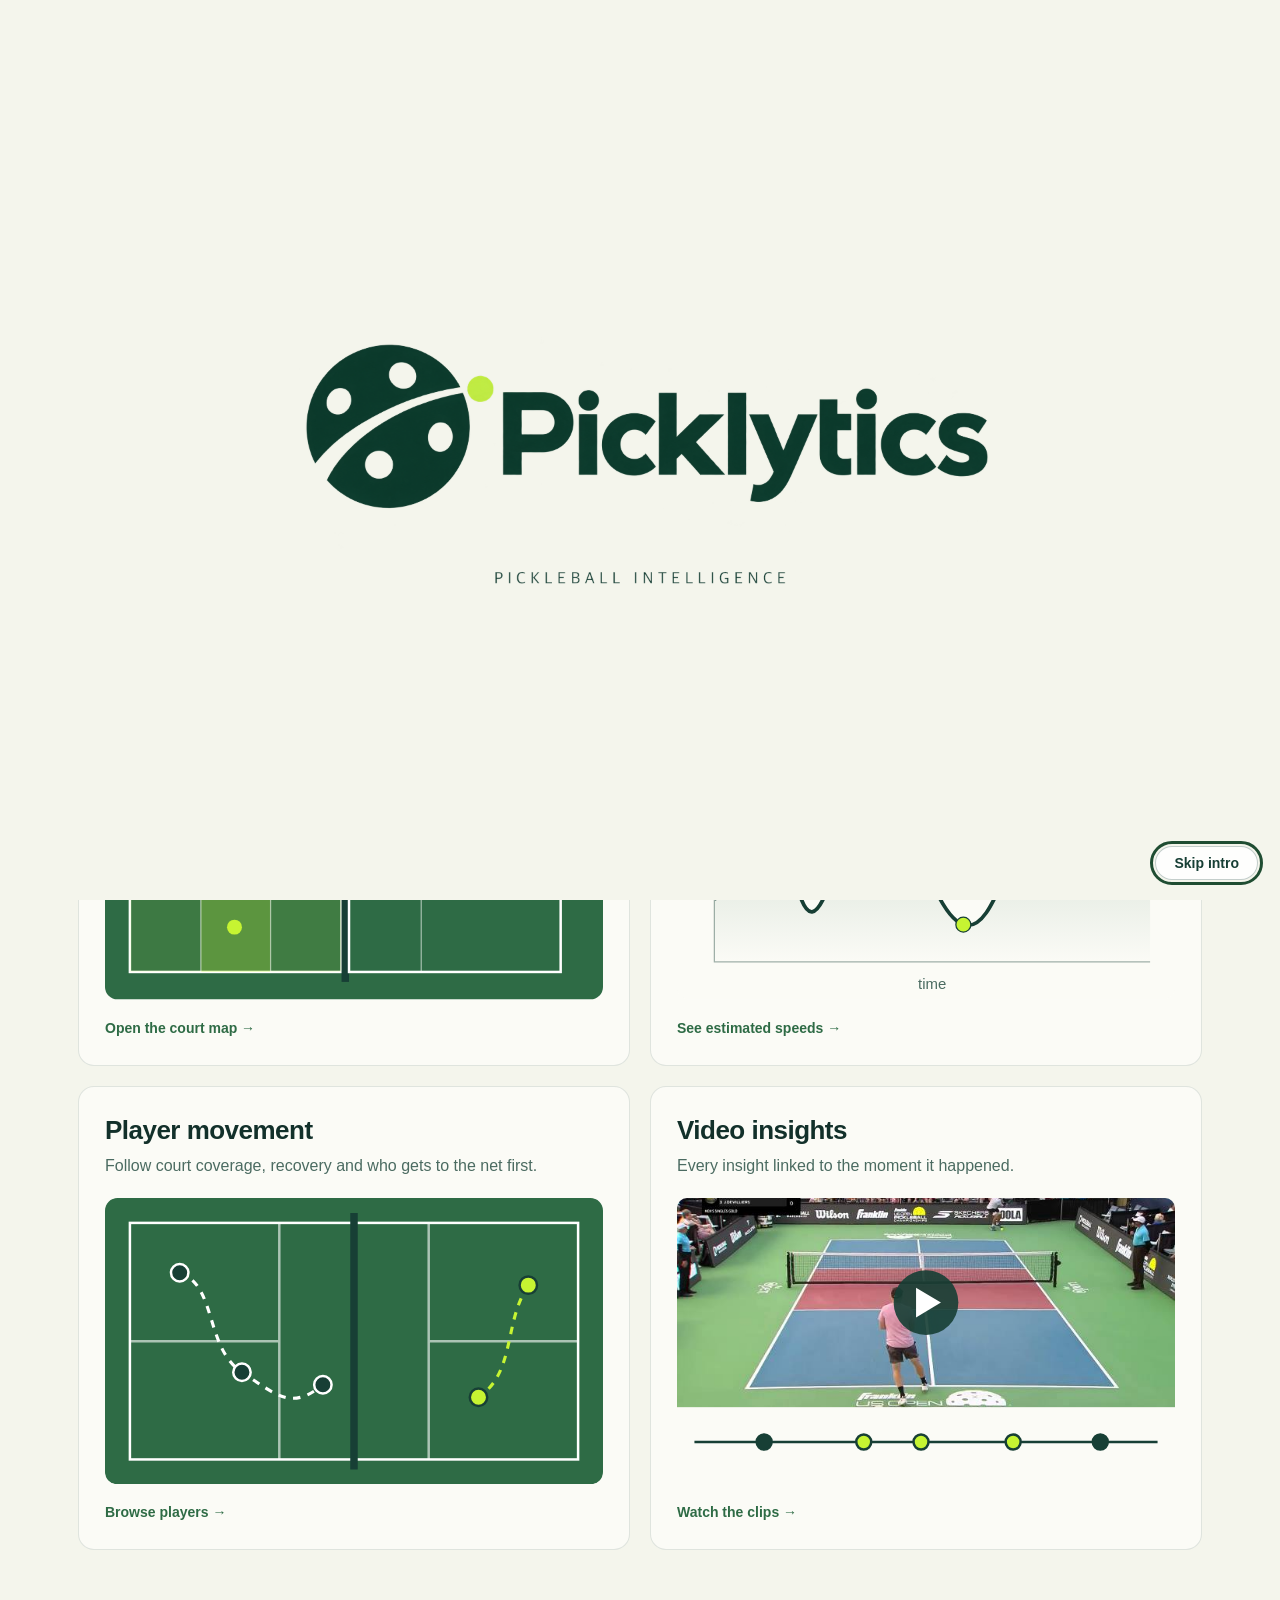
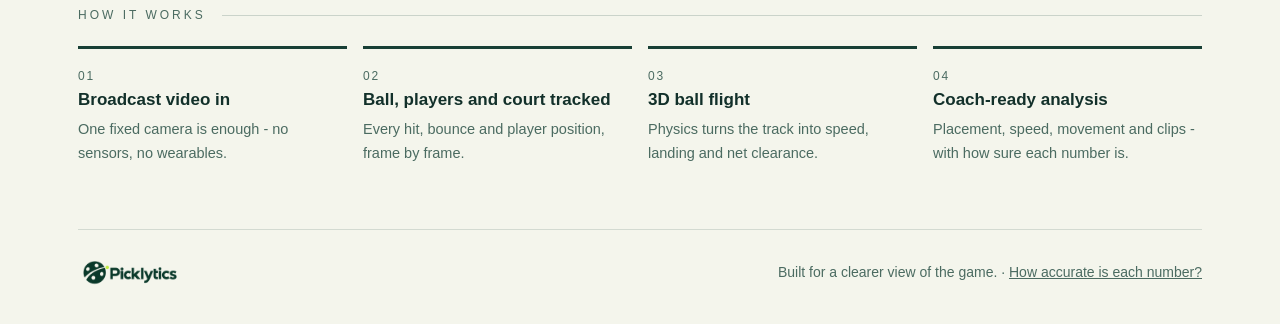
<file: dashboard/index.html>
<!doctype html>
<html lang="en">
<head>
<meta charset="utf-8"><link rel="icon" href="brand/picklytics-mark.png">
<meta name="viewport" content="width=device-width, initial-scale=1">
<title>Picklytics · pickleball intelligence, made visual</title>
<link rel="stylesheet" href="theme.css?v=7">
<style>
:root { --cream: #f4f5ec; --ink: #173f35; }
body { background: var(--cream) !important; color: var(--ink); font: 16px/1.5 -apple-system, BlinkMacSystemFont, "Segoe UI", Roboto, sans-serif; }
.lwrap { max-width: 1180px; margin: 0 auto; padding: 0 28px; }
.lhead { background: transparent !important; border: 0 !important; box-shadow: none !important; display: flex; align-items: center; justify-content: space-between; gap: 16px; padding: 22px 0; }
.lhead .logo img { height: 44px; width: auto; display: block; }
.lhead nav { display: flex; align-items: center; gap: 22px; font-size: 14px; }
.lhead nav a { color: var(--ink); text-decoration: none; }
.lhead nav a:hover { text-decoration: underline; text-underline-offset: 4px; }
.btn-lime { background: var(--ball); color: var(--ink) !important; font-weight: 600; padding: 9px 16px; border-radius: 8px; text-decoration: none !important; }
.btn-lime:hover { filter: brightness(.95); }
.hero { display: grid; grid-template-columns: minmax(0, 1fr) minmax(0, 1.15fr); gap: 36px; align-items: center; padding: 26px 0 64px; }
.hero h1 { font-size: clamp(38px, 5.2vw, 66px); line-height: 1.02; letter-spacing: -.035em; margin: 0 0 18px; color: #12302a; }
.hero p.lead { font-size: 21px; margin: 0 0 28px; color: #26443c; }
.cta { display: flex; flex-wrap: wrap; gap: 12px; }
.cta a, .cta button { font-family: inherit; font-size: 15.5px; font-weight: 600; line-height: 1; padding: 15px 22px; border-radius: 9px; text-decoration: none; display: inline-flex; align-items: center; gap: 10px; }
.cta .primary { background: var(--ink); color: #fff; border: 1px solid var(--ink); }
.cta .primary:hover { background: #0f2e27; }
.cta .ghost { background: transparent; color: var(--ink); border: 1.5px solid #173f3566; }
.cta .ghost:hover { background: #e7ecd9; }
.art { position: relative; }
.art img { width: 100%; height: auto; display: block; border-radius: 18px; box-shadow: 0 18px 50px rgba(23, 63, 53, .22); }
.tag { position: absolute; display: inline-flex; align-items: center; gap: 8px; background: #fffffff2; color: var(--ink); border: 1px solid #173f3522;
  border-radius: 10px; padding: 8px 12px; font-size: 13.5px; font-weight: 600; box-shadow: 0 6px 18px rgba(0,0,0,.1); }
.tag svg { width: 18px; height: 18px; }
.tag.speed { left: 6%; top: 10%; } .tag.move { right: 5%; top: 6%; } .tag.place { right: 8%; bottom: 10%; }
.eyebrow { display: flex; align-items: center; gap: 16px; font-size: 12px; letter-spacing: .25em; text-transform: uppercase; color: #4b6b61; margin: 6px 0 22px; }
.eyebrow::after { content: ""; flex: 1; height: 1px; background: #173f3530; }
.feats { display: grid; grid-template-columns: repeat(2, minmax(0, 1fr)); gap: 20px; }
.feat { background: #fbfbf6; border: 1px solid #173f351f; border-radius: 16px; padding: 24px 26px 26px; display: flex; flex-direction: column; gap: 4px; }
.feat h2 { margin: 0; font-size: 26px; letter-spacing: -.02em; color: #12302a; }
.feat p { margin: 0 0 16px; color: #4b6b61; font-size: 16px; }
.feat svg.ill { width: 100%; height: auto; display: block; border-radius: 10px; }
.feat a.more { margin-top: 14px; color: var(--court-green); font-weight: 600; font-size: 14px; text-decoration: none; }
.feat a.more:hover { text-decoration: underline; }
.how { display: grid; grid-template-columns: repeat(4, minmax(0, 1fr)); gap: 16px; margin-bottom: 64px; }
.step { border-top: 3px solid var(--ink); padding-top: 14px; }
.step b { display: block; font-size: 17px; margin-bottom: 4px; color: #12302a; }
.step span { color: #4b6b61; font-size: 14.5px; }
.step i { font-style: normal; font-size: 12px; color: #4b6b61; letter-spacing: .15em; }
section { margin-bottom: 56px; }
.lfoot { border-top: 1px solid #173f3526; padding: 26px 0 34px; display: flex; align-items: center; justify-content: space-between; gap: 16px; flex-wrap: wrap; }
.lfoot img { height: 34px; }
.lfoot span { color: #4b6b61; font-size: 14px; }
@media (max-width: 860px) {
  .hero { grid-template-columns: 1fr; padding-bottom: 40px; }
  .feats { grid-template-columns: 1fr; }
  .how { grid-template-columns: 1fr 1fr; }
}
@media (max-width: 520px) {
  .lwrap { padding: 0 16px; }
  .lhead nav a:not(.btn-lime) { display: none; }
  .hero p.lead { font-size: 18px; }
  .tag { font-size: 12px; padding: 6px 9px; }
  .how { grid-template-columns: 1fr; }
}
</style>
</head>
<body>
<div class="pk-intro" id="pkIntro" hidden role="dialog" aria-label="Picklytics intro">
  <video id="pkIntroVid" muted playsinline preload="auto" poster="brand/poster.png" aria-hidden="true">
    <source src="brand/picklytics-intro.mp4" type="video/mp4">
  </video>
  <button type="button" class="skip" id="pkSkip">Skip intro</button>
</div>

<div class="lwrap">
  <header class="lhead">
    <a class="logo" href="./" aria-label="Picklytics home"><img src="brand/picklytics-logo.webp" alt="Picklytics" width="120" height="40"></a>
    <nav aria-label="Site"><a href="#features">Features</a><a href="#how">How it works</a><a href="players.html">Players</a><a class="btn-lime" href="matches.html">Explore analysis →</a></nav>
  </header>

  <section class="hero">
    <div>
      <h1>See your game.<br>Understand every shot.</h1>
      <p class="lead">Pickleball intelligence, made visual.</p>
      <div class="cta">
        <a class="primary" href="matches.html">Explore a match <span aria-hidden="true">→</span></a>
        <button class="ghost" type="button" id="demoBtn"><svg width="14" height="14" viewBox="0 0 14 14" aria-hidden="true"><path d="M2 1l11 6-11 6z" fill="currentColor"/></svg> Watch the demo</button>
      </div>
    </div>
    <div class="art">
      <img src="brand/hero-court.jpg" alt="Illustrated pickleball player on court, from the Picklytics intro" width="1920" height="1080">
      <span class="tag speed"><svg viewBox="0 0 24 24" fill="none" stroke="currentColor" stroke-width="2"><path d="M4 18a8 8 0 1 1 16 0"/><path d="M12 18l4-6"/></svg>Speed</span>
      <span class="tag move"><svg viewBox="0 0 24 24" fill="none" stroke="currentColor" stroke-width="2"><circle cx="14" cy="4" r="2"/><path d="M6 21l4-7 3 3 3-6M10 14l-2-4 5-2 3 3h4"/></svg>Movement</span>
      <span class="tag place"><svg viewBox="0 0 24 24" fill="none" stroke="currentColor" stroke-width="2"><circle cx="12" cy="12" r="9"/><circle cx="12" cy="12" r="5"/><circle cx="12" cy="12" r="1.5" fill="currentColor"/></svg>Placement</span>
    </div>
  </section>

  <section id="features" aria-labelledby="fh">
    <div class="eyebrow" id="fh">From video to insight</div>
    <div class="feats">
      <article class="feat">
        <h2>Shot placement</h2><p>See where every shot lands - and where it was intercepted.</p>
        <svg class="ill" viewBox="0 0 400 230" role="img" aria-label="Illustration: court zones shaded by how often shots land there">
          <rect width="400" height="230" rx="10" fill="#2e6b45"/>
          <g transform="translate(20 22)">
            <rect x="0" y="0" width="170" height="186" fill="none" stroke="#fff" stroke-width="2"/>
            <rect x="0" y="0" width="57" height="62" fill="#c6f432" opacity=".55"/><rect x="57" y="0" width="56" height="62" fill="#c6f432" opacity=".25"/><rect x="113" y="0" width="57" height="62" fill="#c6f432" opacity=".35"/>
            <rect x="0" y="62" width="57" height="62" fill="#c6f432" opacity=".2"/><rect x="57" y="62" width="56" height="62" fill="#c6f432" opacity=".45"/><rect x="113" y="62" width="57" height="62" fill="#c6f432" opacity=".15"/>
            <rect x="0" y="124" width="57" height="62" fill="#c6f432" opacity=".1"/><rect x="57" y="124" width="56" height="62" fill="#c6f432" opacity=".3"/><rect x="113" y="124" width="57" height="62" fill="#c6f432" opacity=".12"/>
            <path d="M57 0v186M113 0v186M0 62h170M0 124h170" stroke="#fff" stroke-opacity=".55"/>
            <rect x="170" y="-8" width="6" height="202" fill="#173f35"/>
            <rect x="176" y="0" width="170" height="186" fill="none" stroke="#fff" stroke-width="2"/><path d="M176 93h170M234 0v186" stroke="#fff" stroke-opacity=".55"/>
            <circle cx="30" cy="34" r="6" fill="#c6f432"/><circle cx="88" cy="96" r="6" fill="#c6f432"/><circle cx="140" cy="26" r="6" fill="#c6f432"/><circle cx="84" cy="150" r="6" fill="#c6f432"/>
          </g>
        </svg>
        <a class="more" href="matches.html">Open the court map →</a>
      </article>
      <article class="feat">
        <h2>Ball speed</h2><p>Understand the pace of play, shot by shot.</p>
        <svg class="ill" viewBox="0 0 400 230" role="img" aria-label="Illustration: a curve of ball speed over a rally">
          <rect width="400" height="230" rx="10" fill="#fbfbf6"/>
          <path d="M30 20v180h350" stroke="#173f3566" fill="none"/>
          <defs><linearGradient id="g" x1="0" x2="0" y1="0" y2="1"><stop offset="0" stop-color="#2e6b45" stop-opacity=".25"/><stop offset="1" stop-color="#2e6b45" stop-opacity="0"/></linearGradient></defs>
          <path d="M30 150C60 100 80 100 100 150S140 40 160 40S200 160 230 170S270 70 300 100S340 140 380 120V200H30z" fill="url(#g)"/>
          <path d="M30 150C60 100 80 100 100 150S140 40 160 40S200 160 230 170S270 70 300 100S340 140 380 120" stroke="#173f35" stroke-width="3" fill="none"/>
          <circle cx="160" cy="40" r="6" fill="#c6f432" stroke="#173f35"/><circle cx="230" cy="170" r="6" fill="#c6f432" stroke="#173f35"/><circle cx="300" cy="100" r="6" fill="#c6f432" stroke="#173f35"/>
          <text x="205" y="222" text-anchor="middle" font-size="12" fill="#4b6b61">time</text><text x="16" y="110" font-size="12" fill="#4b6b61" transform="rotate(-90 16 110)" text-anchor="middle">speed</text>
        </svg>
        <a class="more" href="matches.html">See estimated speeds →</a>
      </article>
      <article class="feat">
        <h2>Player movement</h2><p>Follow court coverage, recovery and who gets to the net first.</p>
        <svg class="ill" viewBox="0 0 400 230" role="img" aria-label="Illustration: two players' movement paths on the court">
          <rect width="400" height="230" rx="10" fill="#2e6b45"/>
          <g fill="none" stroke="#fff" stroke-width="2"><rect x="20" y="20" width="360" height="190"/><path d="M200 12v206" stroke="#173f35" stroke-width="6"/><path d="M20 115h120M260 115h120M140 20v190M260 20v190" stroke-opacity=".6"/></g>
          <path d="M60 60C90 70 80 120 110 140S150 170 175 150" stroke="#fff" stroke-width="2.5" stroke-dasharray="6 6" fill="none"/>
          <path d="M340 70C320 100 330 140 300 160" stroke="#c6f432" stroke-width="2.5" stroke-dasharray="6 6" fill="none"/>
          <g fill="#173f35" stroke="#fff" stroke-width="2"><circle cx="60" cy="60" r="7"/><circle cx="110" cy="140" r="7"/><circle cx="175" cy="150" r="7"/></g>
          <g fill="#c6f432" stroke="#173f35" stroke-width="2"><circle cx="340" cy="70" r="7"/><circle cx="300" cy="160" r="7"/></g>
        </svg>
        <a class="more" href="players.html">Browse players →</a>
      </article>
      <article class="feat">
        <h2>Video insights</h2><p>Every insight linked to the moment it happened.</p>
        <svg class="ill" viewBox="0 0 400 230" role="img" aria-label="Illustration: a match video with a timeline of key moments">
          <image href="thumbs/boyer_devilliers.jpg" x="0" y="0" width="400" height="168" preserveAspectRatio="xMidYMid slice"/>
          <circle cx="200" cy="84" r="26" fill="#173f35e6"/><path d="M192 72l20 12-20 12z" fill="#fff"/>
          <path d="M14 196h372" stroke="#173f35" stroke-width="2"/>
          <g stroke="#173f35" stroke-width="2"><circle cx="70" cy="196" r="6" fill="#173f35"/><circle cx="150" cy="196" r="6" fill="#c6f432"/><circle cx="196" cy="196" r="6" fill="#c6f432"/><circle cx="270" cy="196" r="6" fill="#c6f432"/><circle cx="340" cy="196" r="6" fill="#173f35"/></g>
        </svg>
        <a class="more" href="matches.html">Watch the clips →</a>
      </article>
    </div>
  </section>

  <section id="how" aria-labelledby="hh">
    <div class="eyebrow" id="hh">How it works</div>
    <div class="how">
      <div class="step"><i>01</i><b>Broadcast video in</b><span>One fixed camera is enough - no sensors, no wearables.</span></div>
      <div class="step"><i>02</i><b>Ball, players and court tracked</b><span>Every hit, bounce and player position, frame by frame.</span></div>
      <div class="step"><i>03</i><b>3D ball flight</b><span>Physics turns the track into speed, landing and net clearance.</span></div>
      <div class="step"><i>04</i><b>Coach-ready analysis</b><span>Placement, speed, movement and clips - with how sure each number is.</span></div>
    </div>
  </section>

  <footer class="lfoot">
    <img src="brand/picklytics-logo.webp" alt="Picklytics" width="102" height="34">
    <span>Built for a clearer view of the game. · <a href="hub.html?tab=accuracy" style="color:inherit">How accurate is each number?</a></span>
  </footer>
</div>
<script>
(() => {  // full-screen intro: once per browser session (or on "Watch the demo"); never with reduced motion
  const box = document.getElementById("pkIntro"), v = document.getElementById("pkIntroVid");
  const reduce = matchMedia("(prefers-reduced-motion: reduce)").matches;
  let timer = null;
  const done = () => {
    try { sessionStorage.setItem("pk_intro", "1"); } catch (e) {}
    clearTimeout(timer); v.pause();
    box.classList.add("out"); document.documentElement.style.overflow = "";
    setTimeout(() => { box.hidden = true; box.classList.remove("out"); }, 550);
  };
  const play = () => {
    box.hidden = false; box.classList.remove("out"); document.documentElement.style.overflow = "hidden";
    v.currentTime = 0; timer = setTimeout(done, 9000);   // safety net if the video never starts
    v.play().catch(done);                                  // autoplay blocked -> straight to the page
    document.getElementById("pkSkip").focus({ preventScroll: true });
  };
  document.getElementById("pkSkip").onclick = done;
  addEventListener("keydown", e => { if (e.key === "Escape" && !box.hidden) done(); });
  v.addEventListener("ended", done); v.addEventListener("error", done);
  document.getElementById("demoBtn").onclick = play;
  let seen = false; try { seen = sessionStorage.getItem("pk_intro") === "1"; } catch (e) {}
  if (!seen && !reduce) play();
})();
</script>
</body>
</html>
</file>
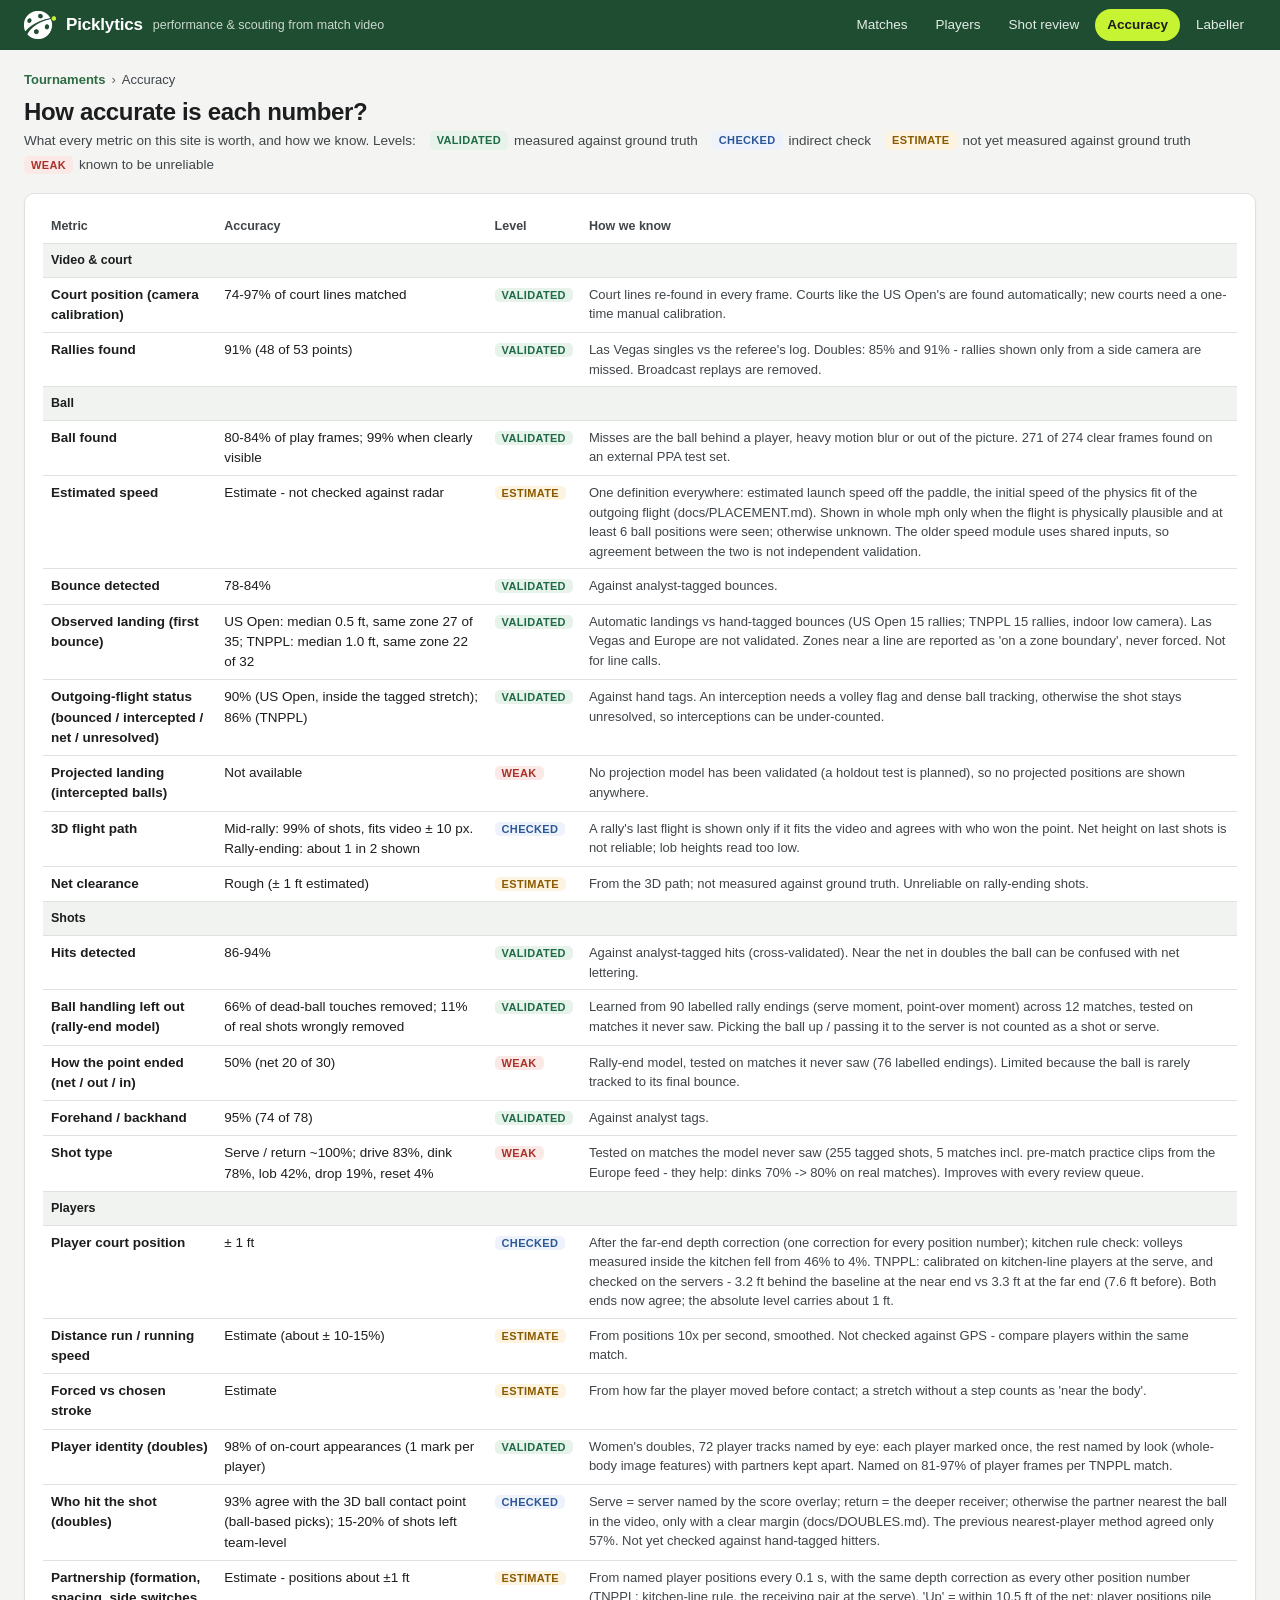
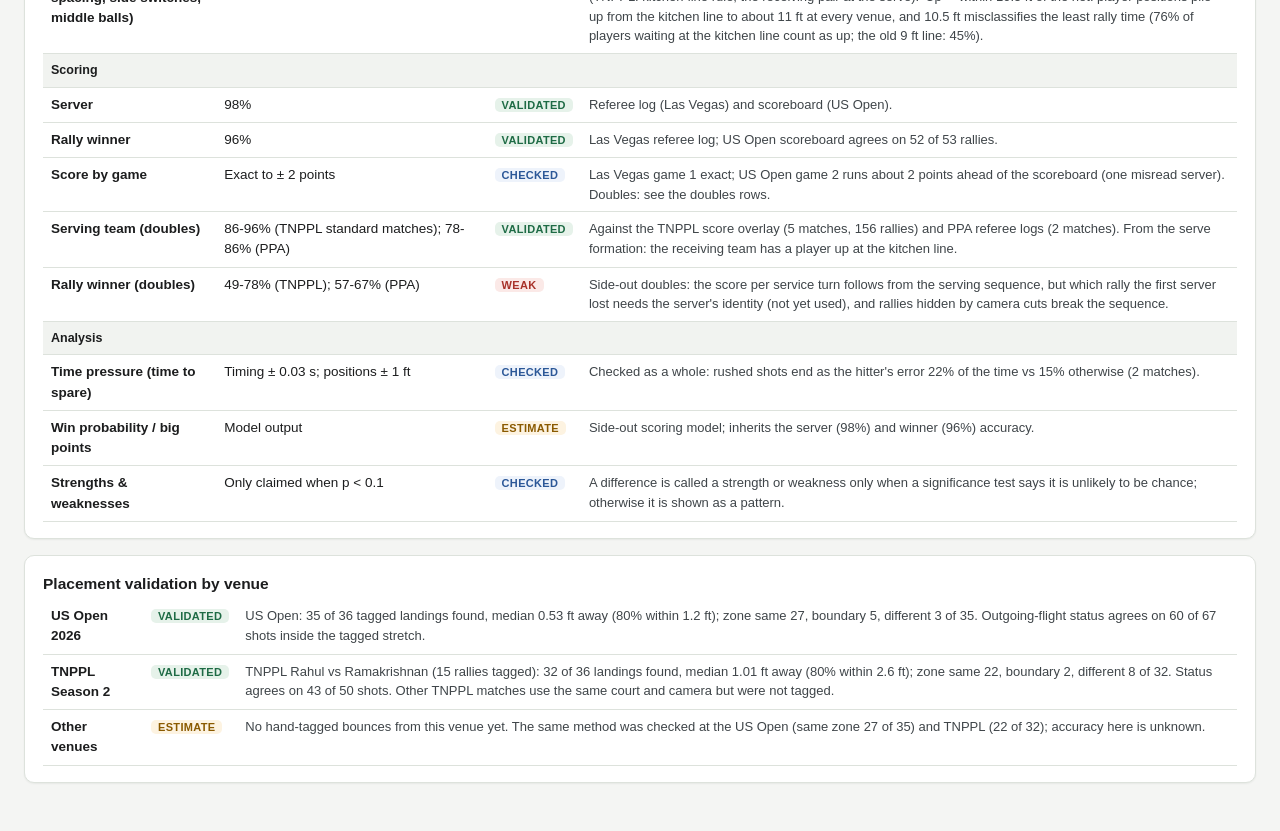
<file: dashboard/hub.html>
<!doctype html>
<html lang="en">
<head>
<meta charset="utf-8"><link rel="icon" href="brand/picklytics-mark.png">
<meta name="viewport" content="width=device-width, initial-scale=1">
<title>Match workspace · Picklytics</title>
<link rel="stylesheet" href="theme.css?v=7">
<script src="accuracy.js?v=5"></script>
<script src="js/coach-core.js?v=2"></script>
</head>
<body>
<div class="topnav">
  <a class="brand" href="./"><img class="mark" src="brand/picklytics-mark-white.png" alt="" width="26" height="28">Picklytics <small>performance &amp; scouting from match video</small></a>
  <nav aria-label="Site"><a href="matches.html" id="navm">Matches</a><a href="players.html">Players</a><a href="review.html">Shot review</a><a href="hub.html?tab=accuracy" id="navacc">Accuracy</a><a href="label.html">Labeller</a></nav>
</div>
<div class="wrap">
  <nav class="crumb" id="crumb" aria-label="Breadcrumb"></nav>
  <div class="mh" id="mh"></div>
  <div class="wsbar" id="wsbar" hidden>
    <nav class="secnav" id="secnav" aria-label="Match sections"></nav>
    <div class="who" id="who"></div>
    <div class="wsactions"><button type="button" class="cov" id="covBtn" aria-haspopup="dialog"></button><a class="btn sm" id="briefBtn" href="#">Coaching brief</a></div>
  </div>
  <main id="main">
    <div class="loading" id="loading">Loading match…</div>
    <section class="wsec" id="sec-overview" aria-labelledby="h-overview" hidden></section>
    <section class="wsec" id="sec-placement" aria-labelledby="h-placement" hidden></section>
    <section class="wsec" id="sec-movement" aria-labelledby="h-movement" hidden></section>
    <section class="wsec" id="sec-partnership" aria-labelledby="h-partnership" hidden></section>
    <section class="wsec" id="sec-clips" aria-labelledby="h-clips" hidden></section>
    <section class="wsec" id="sec-advanced" aria-labelledby="h-advanced" hidden></section>
    <section class="wsec" id="sec-accuracy" hidden></section>
  </main>
</div>
<dialog class="dq" id="dq" aria-labelledby="dqTitle"></dialog>
<script src="js/brief-store.js?v=1"></script>
<script src="js/workspace.js?v=2"></script>
</body>
</html>
</file>
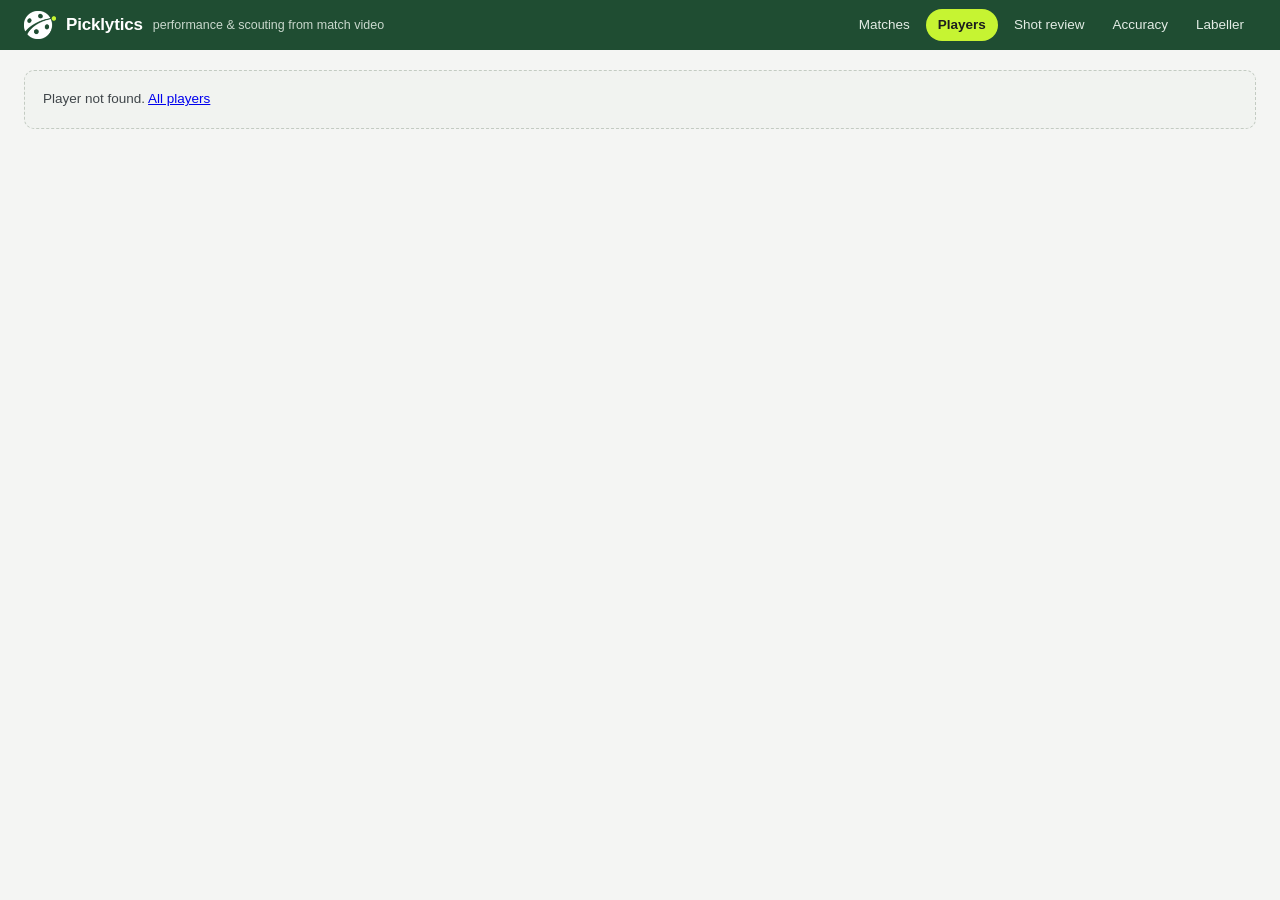
<file: dashboard/player.html>
<!doctype html>
<html lang="en">
<head>
<meta charset="utf-8"><link rel="icon" href="brand/picklytics-mark.png">
<meta name="viewport" content="width=device-width, initial-scale=1">
<title>Player · Picklytics</title>
<link rel="stylesheet" href="theme.css?v=7">
<style>
.phead { display: flex; align-items: center; gap: 16px; flex-wrap: wrap; }
.av { flex: none; width: 56px; height: 56px; border-radius: 50%; background: var(--court-green); color: #fff; font-weight: 700; font-size: 20px; display: inline-flex; align-items: center; justify-content: center; }
.phead h1 { margin: 0; font-size: 26px; letter-spacing: -.015em; color: var(--paddle); overflow-wrap: anywhere; }
.phead .meta { color: var(--text-secondary); font-size: 14px; }
.pscope { margin-top: 12px; font-size: 13.5px; color: var(--text-secondary); background: var(--surface-1); border: 1px solid var(--border); border-left: 4px solid var(--ball); border-radius: 8px; padding: 10px 14px; }
.fmtsec { margin-top: 26px; }
.fmtsec > h2 { margin: 0 0 4px; font-size: 19px; color: var(--paddle); display: flex; flex-wrap: wrap; align-items: center; gap: 8px; }
.fmtsec > .sub { margin: 0 0 12px; color: var(--text-secondary); font-size: 13.5px; }
.permatch { font-size: 12.5px; color: var(--text-secondary); display: grid; gap: 3px; }
.permatch a { color: var(--court-green); font-weight: 600; text-decoration: none; }
.permatch a:hover { text-decoration: underline; }
.mrow { display: grid; grid-template-columns: minmax(0, 1fr) auto; gap: 6px 16px; align-items: center; padding: 12px 0; border-bottom: 1px solid var(--border); }
.mrow:last-child { border-bottom: 0; }
.mrow .ev { font-size: 12.5px; color: var(--text-muted); }
.mrow h3 { margin: 1px 0 2px; font-size: 15px; color: var(--paddle); overflow-wrap: anywhere; }
.mrow .d { font-size: 13px; color: var(--text-secondary); }
.mrow .links { display: flex; gap: 8px; flex-wrap: wrap; justify-content: flex-end; }
.style { list-style: none; margin: 0; padding: 0; display: grid; gap: 6px; }
.style li { display: flex; flex-wrap: wrap; gap: 4px 10px; align-items: baseline; padding: 8px 10px; background: var(--surface-2); border-radius: 8px; font-size: 13.5px; }
.style li .t { flex: 1 1 260px; } .style li .n { font-size: 12px; color: var(--text-muted); }
@media (max-width: 640px) { .mrow { grid-template-columns: 1fr; } .mrow .links { justify-content: flex-start; } }
</style>
<script src="accuracy.js?v=5"></script>
<script src="js/coach-core.js?v=1"></script>
</head>
<body>
<div class="topnav">
  <a class="brand" href="./"><img class="mark" src="brand/picklytics-mark-white.png" alt="" width="26" height="28">Picklytics <small>performance &amp; scouting from match video</small></a>
  <nav aria-label="Site"><a href="matches.html">Matches</a><a href="players.html" class="on">Players</a><a href="review.html">Shot review</a><a href="hub.html?tab=accuracy">Accuracy</a><a href="label.html">Labeller</a></nav>
</div>
<div class="wrap" id="main"><div class="loading">Loading player…</div></div>
<script>
(function () {
"use strict";
const PB = window.PB, $ = (s, r = document) => r.querySelector(s);
const esc = s => String(s ?? "").replace(/[&<>"']/g, c => ({ "&": "&amp;", "<": "&lt;", ">": "&gt;", '"': "&quot;", "'": "&#39;" })[c]);
const getJSON = async u => { const r = await fetch(u, { cache: "no-store" }); if (!r.ok) throw new Error(u); return r.json(); };
const initials = n => n.split(/\s+/).map(w => w[0]).slice(0, 2).join("").toUpperCase();
const ALIASES = { "Sivashankar Sivan": ["Sivasankar Shivan"] };   // same spelling rule as pickleball/player_db.py

(async () => {
  let D, J;
  try { [D, J] = await Promise.all([getJSON("players.json"), getJSON("matches.json")]); } catch (e) { $("#main").innerHTML = `<div class="state-empty" role="alert">Player data could not be loaded.</div>`; return; }
  const p = D.players.find(x => x.id === new URLSearchParams(location.search).get("p"));
  if (!p) { $("#main").innerHTML = `<div class="state-empty">Player not found. <a href="players.html">All players</a></div>`; return; }
  document.title = `${p.name} · Picklytics`;
  const names = [p.name, ...(ALIASES[p.name] || [])];
  // this player's shots in every analysed match, per format (singles and doubles never mixed)
  const per = { singles: [], doubles: [] };
  for (const pm of p.matches) {
    const M = J.matches.find(m => m.id === pm.id);
    if (!M || !M.report) continue;
    let R; try { R = await getJSON(`../outputs/reports/${M.report}.json`); } catch (e) { continue; }
    const sel = R.type === "doubles" ? (PB.selectionOptions(R).find(o => o.kind === "player" && names.includes(o.key))) : PB.selectionOptions(R).find(o => names.includes(o.key));
    if (!sel) continue;
    let DBm = null;
    if (R.type === "doubles") { try { DBm = await getJSON(`../outputs/reports/${M.report}.doubles.json`); PB.applyHitters(R, DBm); } catch (e) { DBm = null; } }
    const shots = PB.shotsFor(R, sel);
    per[pm.type === "doubles" ? "doubles" : "singles"].push({ M, R, sel, pm, shots, DB: DBm });
  }
  const S = p.stats;
  const fmtBlock = (fmt, list) => {
    if (!list.length) return "";
    const shots = list.flatMap(x => x.shots), R0 = list[0].R;
    const obs = PB.observations(R0, list[0].sel, { shots, who: p.name, scope: list.length === 1 ? "1 match" : `${list.length} matches` });
    const L = PB.aggregate(shots, "landing"), sp = PB.speedStats(shots);
    const rows = PB.DEPTHS.map(d => [d, PB.WIDTHS.reduce((x, w) => x + ((L.cells[`${d} ${w}`] || []).length), 0)]);
    const card = (o, i) => {
      const f = Object.assign({ role: "all" }, o.link);
      const pm = list.map(x => { const a = PB.aggregate(PB.applyFilters(x.shots, f, f.view), f.view); const c = PB.selectShots(a, f.zone || "").length;
        const n = o.kind === "intercepted" ? ["bounced", "intercepted", "net"].reduce((t, k) => t + (a.status[k] || 0), 0) : a.denominator;
        return `<div><a href="hub.html${PB.stateToSearch(Object.assign({ m: x.M.id, p: x.sel.key, role: "all", view: "landing" }, o.link))}">${esc(x.M.title)} →</a> ${o.kind === "intercepted" ? a.status.intercepted || 0 : c} of ${n}</div>`; }).join("");
      return `<article class="obs"><div class="badges">${o.evidence === "human" ? '<span class="badge human">Human-reviewed</span>' : '<span class="badge auto">Automatically detected</span>'}${o.evidence === "proxy" ? '<span class="badge proxy">Includes position proxies</span>' : ""}${o.limited ? '<span class="badge limited">Limited sample</span>' : ""}</div>
        <h3>${esc(o.headline)}</h3><div class="measure">${esc(o.measure)}</div><div class="scope">${esc(o.scope)}</div>
        <ul class="q">${o.quality.map(q => `<li>${esc(q)}</li>`).join("")}</ul>
        <div class="permatch"><b style="color:var(--text-secondary)">Supporting matches - open to watch the shots:</b>${pm}</div></article>`;
    };
    const vals = [...new Set(list.map(x => x.M.tournament))].map(t => PB.venueValidation(t).short);
    return `<section class="fmtsec" aria-labelledby="h-${fmt}"><h2 id="h-${fmt}">${fmt === "singles" ? "Singles" : "Doubles"} <span class="fmt">${list.length} match${list.length === 1 ? "" : "es"}</span></h2>
      <p class="sub">${shots.length} analysed shots by ${esc(p.name)}${fmt === "doubles" ? " (shots credited to them by name; team-only numbers are not shown here)" : ""} · ${list.map(x => esc(x.M.title)).join(" · ")}</p>
      ${obs.length ? `<div class="obs-grid">${obs.map(card).join("")}</div>` : `<div class="state-empty">No observation is well enough supported in ${fmt} yet (${shots.length} shots). Counts are below.</div>`}
      <div class="sumstrip" style="margin-top:14px">
        <div><div class="l">Recorded landings</div><div class="v">${L.denominator}<small> of ${L.population} that bounced first</small></div><div class="n">${L.boundary.length} on a zone boundary · ${L.outside.length} estimated outside</div></div>
        <div><div class="l">Landing depth</div><div class="v" style="font-size:17px">${rows.map(([d, n]) => `${PB.pct(n, L.denominator) ?? 0}%<small> ${d}</small>`).join(" ")}</div><div class="n">shares of the ${L.denominator} recorded landings</div></div>
        <div><div class="l">Estimated speed <span class="badge est">estimated</span></div><div class="v">${sp.median ?? "Unknown"}<small>${sp.median != null ? " mph median" : ""}</small></div><div class="n">usable for ${sp.usable} of ${sp.n} shots · not radar-checked</div></div>
      </div>
      <p class="note">${vals.map(esc).join(" ")}</p>
      ${fmt === "doubles" && list.some(x => x.DB && x.DB.players[x.sel.key]) ? `<div class="panel tablewrap" style="margin-top:12px"><h3>In the partnership <span class="badge est">estimated</span></h3><p class="sub">Per match, from named positions and the shots credited to ${esc(p.name)}.</p>
        <table class="t"><tr><th>Match</th><th class="r">Rally-shot share</th><th class="r">Up (≤${list.find(x => x.DB).DB.up_ft} ft)</th><th class="r">On the left</th><th class="r">Middle balls</th><th class="r">Cross-overs</th><th class="r">Distance / rally</th></tr>
        ${list.filter(x => x.DB && x.DB.players[x.sel.key]).map(x => { const q = x.DB.players[x.sel.key]; return `<tr><td><a href="hub.html?m=${x.M.id}&sec=partnership&p=${encodeURIComponent(x.sel.key)}">${esc(x.M.title)}</a></td><td class="r">${q.shots.team_rally_share_pct ?? "–"}%</td><td class="r">${q.position.up_pct ?? "–"}%</td><td class="r">${q.position.left_pct ?? "–"}%</td><td class="r">${q.middle.taken}</td><td class="r">${q.cross.n}</td><td class="r">${q.movement.dist_per_rally_ft ?? "–"} ft</td></tr>`; }).join("")}</table></div>` : ""}
    </section>`;
  };
  const matchRows = p.matches.map(m => `<div class="mrow"><div>
      <div class="ev">${esc(m.tournament)} · ${esc(m.type)}</div><h3>${esc(m.title)}</h3>
      <div class="d">${esc(m.round || "")}${m.partner.length ? ` · with ${esc(m.partner.join(", "))}` : ""} · vs ${esc(m.opponents.join(" / "))}</div>
      <div class="d">${m.shots} shots by ${esc(p.name)} in ${m.rallies} rallies${m.official ? ` · <span class="badge official">Official</span> ${esc(m.official)}` : ""}</div></div>
      <div class="links"><a class="btn primary sm" href="hub.html?m=${m.id}&p=${encodeURIComponent(m.type === "doubles" ? p.name : p.name)}">Open match workspace →</a><a class="btn sm" href="scout.html?m=${m.id}&p=${encodeURIComponent(p.name)}">Coaching brief</a></div></div>`).join("");
  const styleItems = p.style.map(l => `<li><span class="t">${esc(l.text)}${l.kind === "experimental" ? ' <span class="badge exp">experimental</span>' : ""}${l.small ? ' <span class="badge limited">limited sample</span>' : ""}</span><span class="n">${l.n} shots</span></li>`).join("");
  const sg = p.singles || [], v = (x, u = "") => x == null ? "–" : `${Math.round(x)}${u}`;
  const total = per.singles.length + per.doubles.length;
  $("#main").innerHTML = `
    <nav class="crumb" aria-label="Breadcrumb"><a href="players.html">Players</a><span aria-hidden="true">›</span><span class="here">${esc(p.name)}</span></nav>
    <div class="phead"><span class="av" aria-hidden="true">${initials(p.name)}</span><div style="min-width:0"><h1>${esc(p.name)}</h1>
      <div class="meta">${p.team ? esc(p.team) + " · " : ""}${esc(p.tournaments.join(" · "))}</div></div></div>
    <p class="pscope"><b>Scope:</b> ${p.matches.length} analysed match${p.matches.length === 1 ? "" : "es"} (${p.matches.filter(m => m.type === "singles").length} singles, ${p.matches.filter(m => m.type === "doubles").length} doubles) - only matches we have video for. This is not a complete career profile. Singles and doubles are kept apart.${total < p.matches.length ? ` ${p.matches.length - total} match${p.matches.length - total === 1 ? " has" : "es have"} no placement report yet.` : ""}</p>
    ${fmtBlock("singles", per.singles)}${fmtBlock("doubles", per.doubles)}
    ${!total ? `<div class="state-empty" style="margin-top:20px">No placement data for this player yet.</div>` : ""}
    <section class="fmtsec" aria-labelledby="h-m"><h2 id="h-m">Matches</h2><div class="panel">${matchRows}</div></section>
    <section class="fmtsec" aria-labelledby="h-sec"><h2 id="h-sec">Secondary technical detail</h2><p class="sub">Older summaries built on automatic shot-type labels, plus experimental measures. Read with their labels.</p>
      <details class="more"><summary>From shot-type labels <span class="s"><span class="badge auto">automatic labels</span> compared with the other players here (different levels)</span></summary><div class="body"><ul class="style">${styleItems || "<li>Not enough shots yet.</li>"}</ul><p class="note">Shot types are automatic (drives and dinks mostly right; drops and resets often missed). ${esc(D.note)}</p></div></details>
      <details class="more"><summary>Spin &amp; net clearance <span class="s"><span class="badge exp">experimental</span></span></summary><div class="body note">${S.spin.n ? `Topspin ${S.spin.topspin}%, slice ${S.spin.slice}% of ${S.spin.n} shots with a believable 3D flight${S.clear.soft != null ? `; soft shots clear the net by about ${S.clear.soft} ft (${S.clear.soft_n})` : ""}${S.clear.drive != null ? `; drives by about ${S.clear.drive} ft (${S.clear.drive_n})` : ""}. Not checked against hand labels.` : "No 3D flights yet."}</div></details>
      ${sg.length ? `<details class="more"><summary>Singles: movement and time pressure <span class="s"><span class="badge est">estimated</span> per match</span></summary><div class="body tablewrap"><table class="t"><tr><th>Match</th><th class="r">Distance / rally</th><th class="r">Top sprint</th><th class="r">Reached net</th><th class="r">Rushed on</th><th class="r">Rushes opponent</th></tr>
        ${sg.map(x => { const m = p.matches.find(y => y.id === x.match); return `<tr><td><a href="hub.html?m=${x.match}&sec=movement&p=${encodeURIComponent(p.name)}">${esc(m ? m.title : x.match)}</a></td><td class="r">${v(x.dist_per_rally_ft, " ft")}</td><td class="r">${x.top_sprint_mph ?? "–"} mph</td><td class="r">${v(x.net_reached_pct, "%")}</td><td class="r">${v(x.rushed_pct, "%")}</td><td class="r">${v(x.rushes_opp_pct, "%")}</td></tr>`; }).join("")}</table></div></details>` : ""}
    </section>`;
})();
})();
</script>
</body>
</html>
</file>
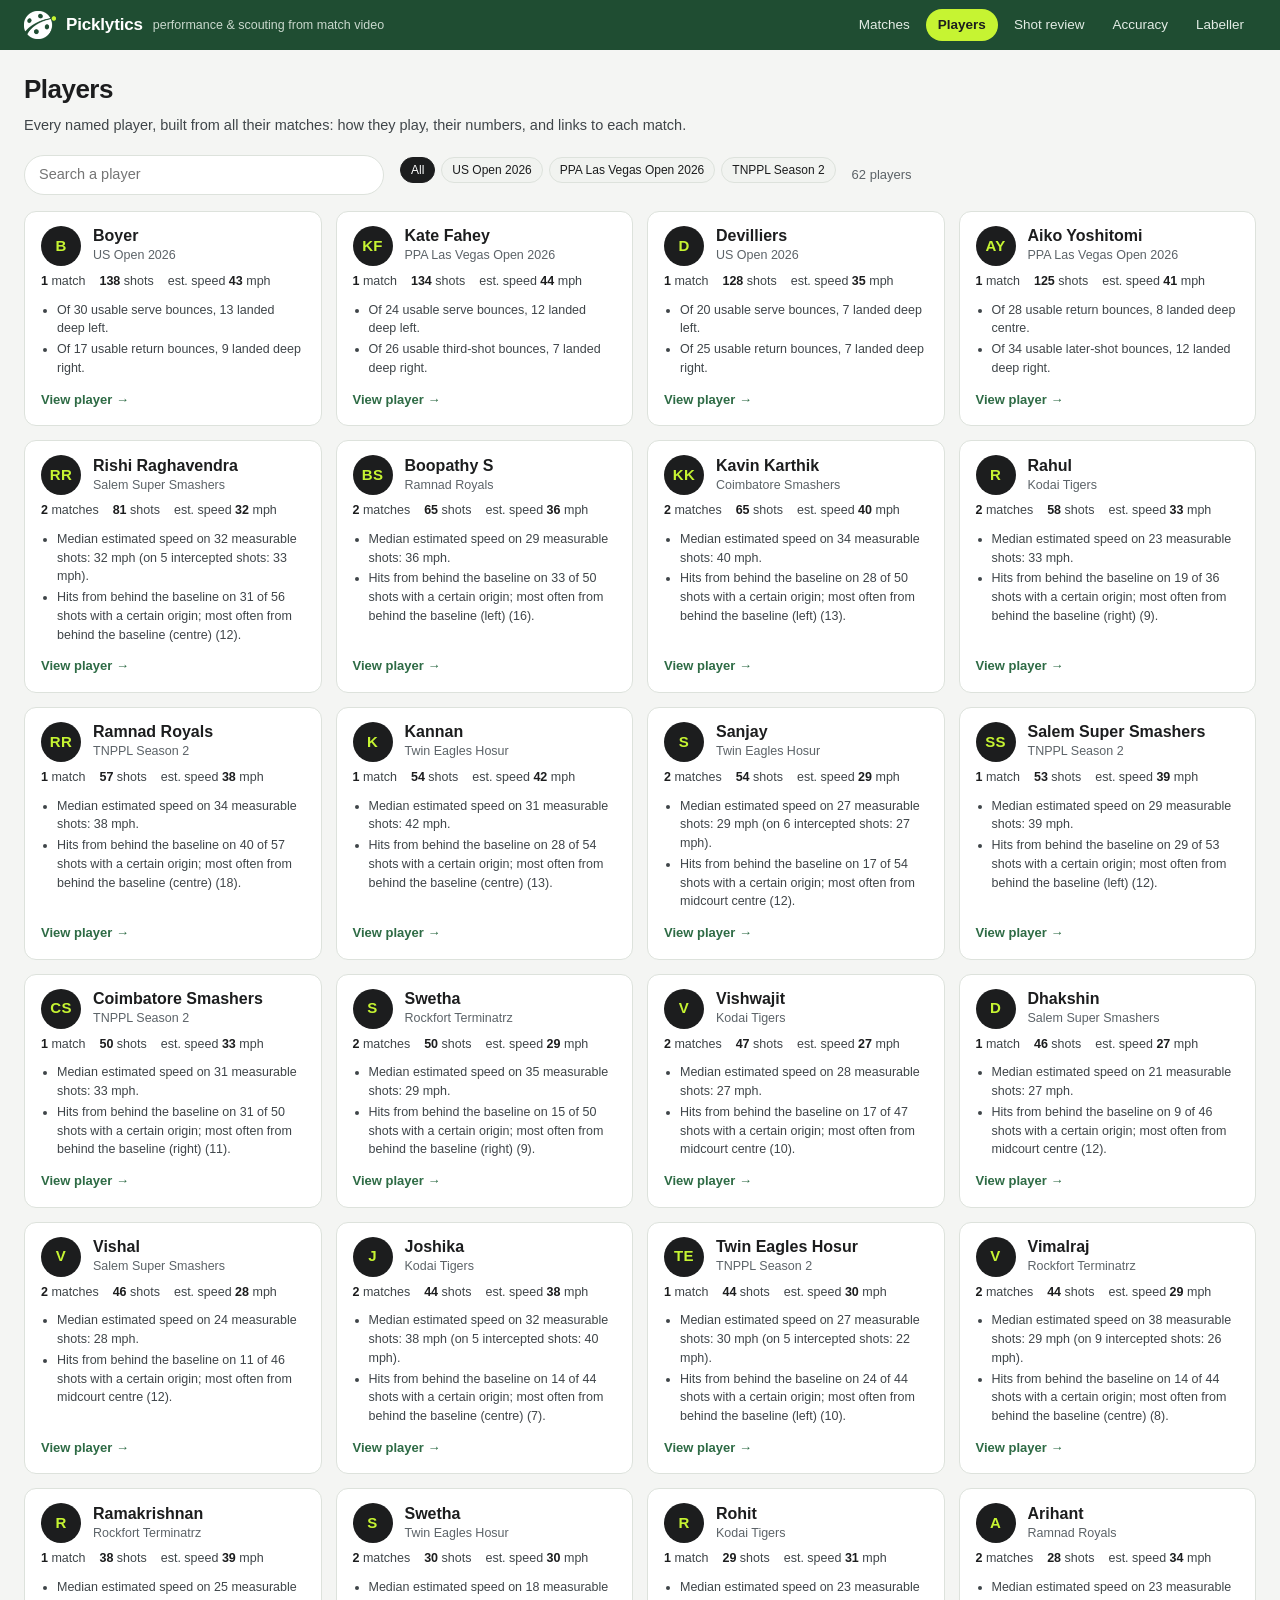
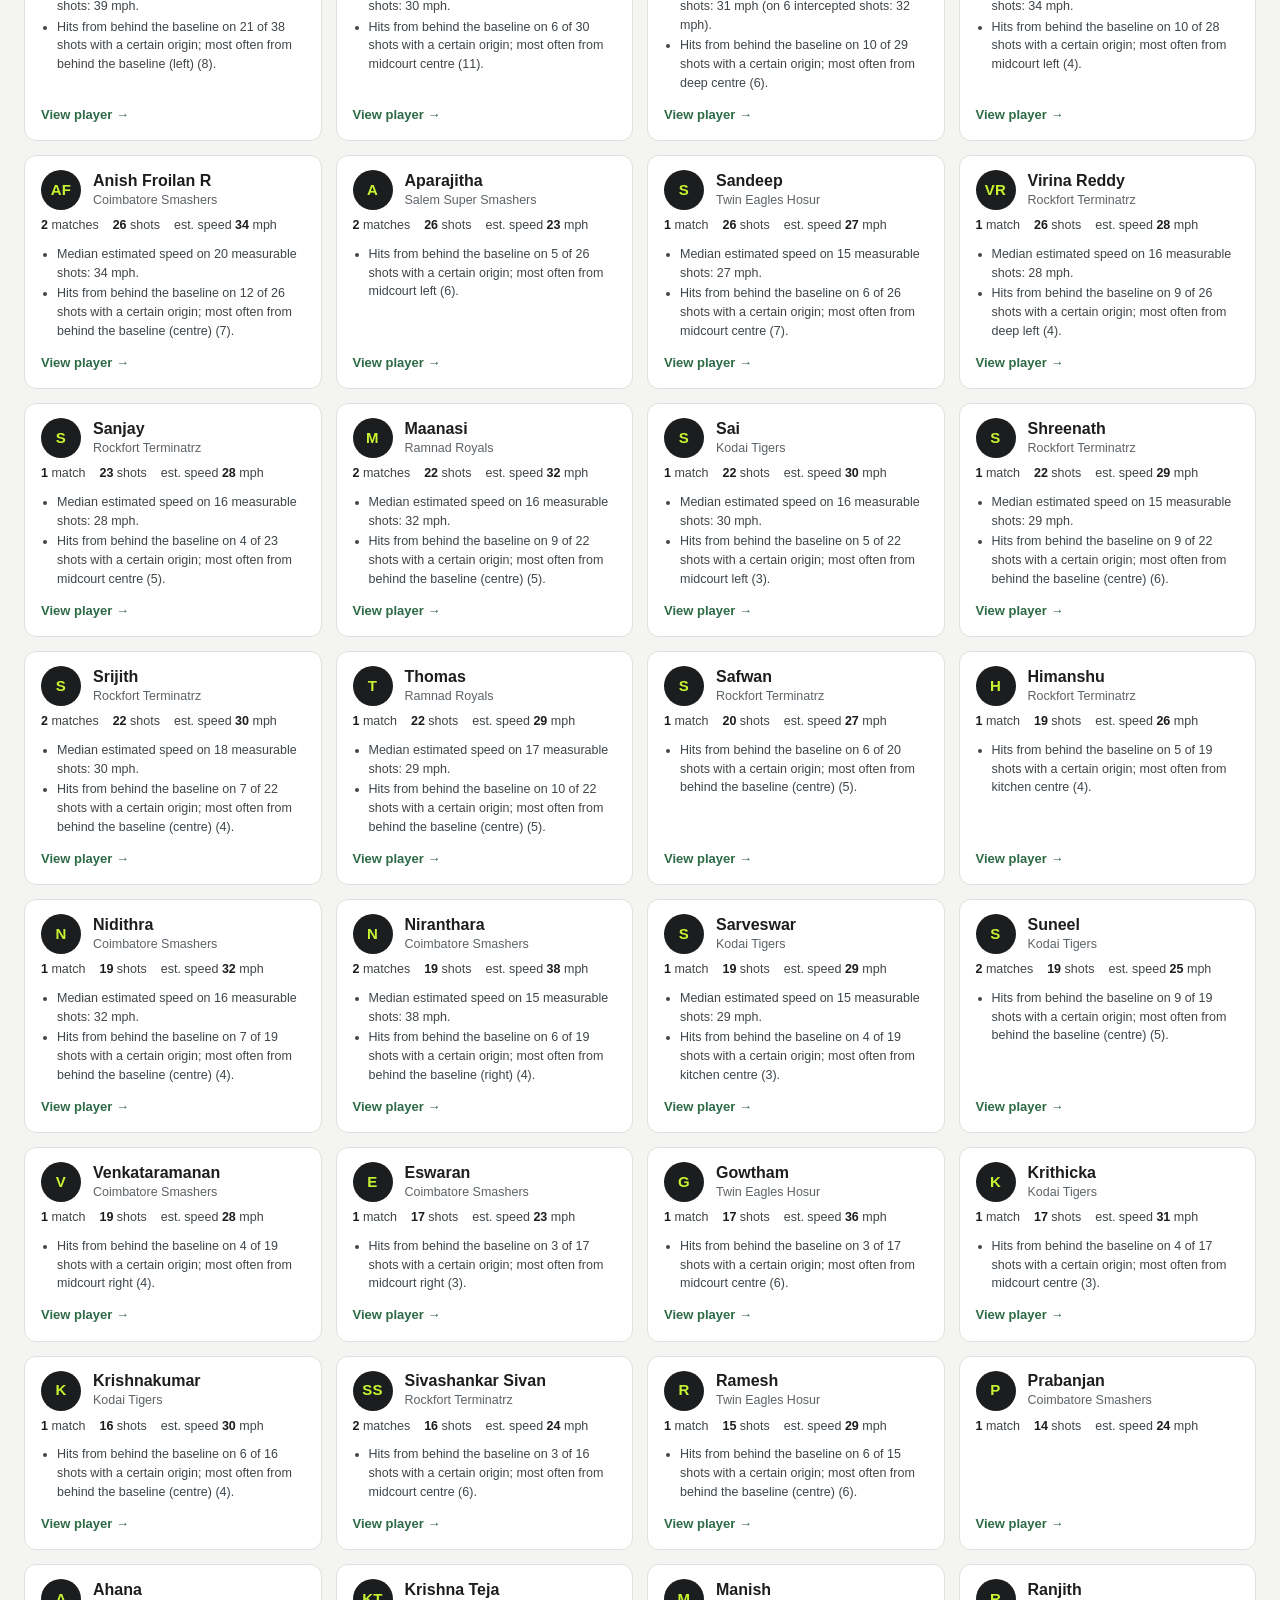
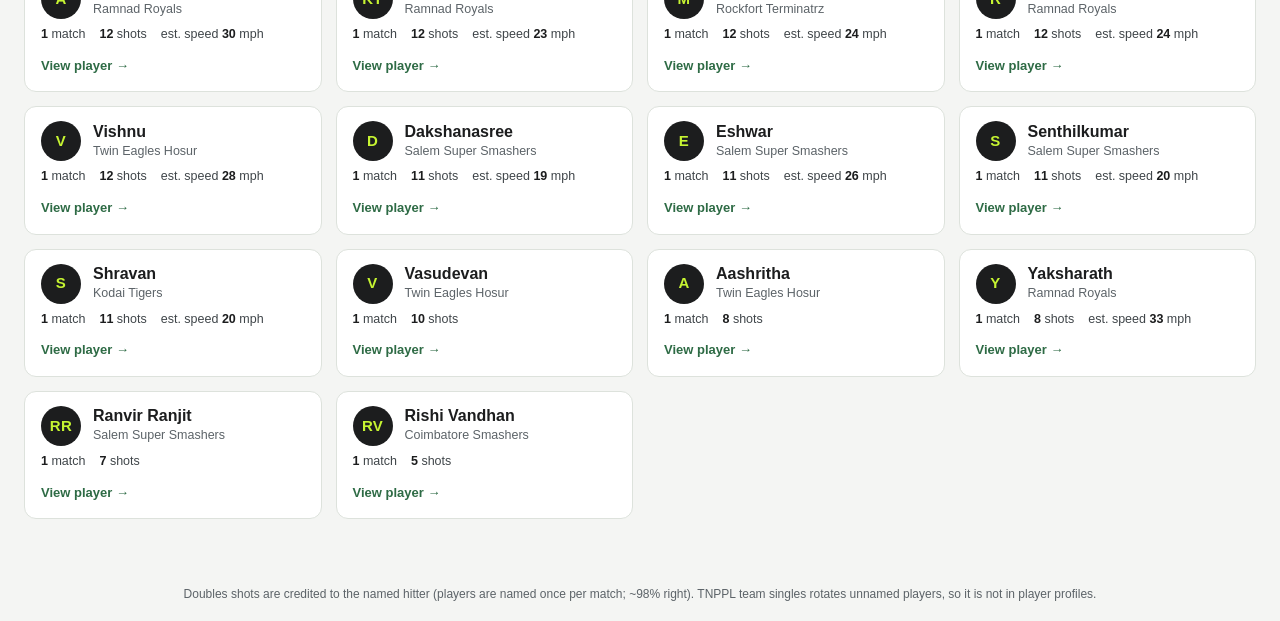
<file: dashboard/players.html>
<!doctype html>
<html lang="en">
<head>
<meta charset="utf-8"><link rel="icon" href="brand/picklytics-mark.png">
<meta name="viewport" content="width=device-width, initial-scale=1">
<title>Players · Picklytics</title>
<style>
* { box-sizing: border-box; }
body { font: 14px/1.5 -apple-system, BlinkMacSystemFont, "Segoe UI", Roboto, sans-serif; }
.bar2 { display: flex; flex-wrap: wrap; gap: 10px 16px; align-items: center; margin: 18px 0 16px; }
.search { flex: 1 1 240px; max-width: 360px; border: 1px solid var(--border); border-radius: 999px; padding: 8px 14px; font: inherit; background: var(--surface-1); color: inherit; }
.search:focus { outline: 2px solid var(--ball); outline-offset: 1px; }
.chips { margin: 0; }
.pgrid { display: grid; grid-template-columns: repeat(auto-fill, minmax(280px, 1fr)); gap: 14px; }
.pcard { display: flex; flex-direction: column; gap: 6px; border: 1px solid var(--border); border-radius: 12px; padding: 14px 16px 16px;
  background: var(--surface-1); text-decoration: none; color: inherit; transition: box-shadow .15s, border-color .15s; }
.pcard:hover { border-color: var(--court-green); box-shadow: 0 4px 16px rgba(0,0,0,.07); }
.pcard .top { display: flex; align-items: center; gap: 12px; }
.av { flex: none; width: 40px; height: 40px; border-radius: 50%; background: var(--paddle); color: var(--ball); font-weight: 700; font-size: 15px;
  display: inline-flex; align-items: center; justify-content: center; letter-spacing: .02em; }
.pcard h3 { margin: 0; font-size: 16px; color: var(--paddle); line-height: 1.25; }
.pcard .who { font-size: 12.5px; color: var(--text-muted); }
.pcard .nums { display: flex; flex-wrap: wrap; gap: 4px 14px; font-size: 12.5px; color: var(--text-secondary); font-variant-numeric: tabular-nums; }
.pcard .nums b { color: var(--paddle); }
.pcard ul { margin: 4px 0 0; padding-left: 16px; color: var(--text-secondary); font-size: 12.5px; display: grid; gap: 2px; }
.pcard .go { margin-top: auto; padding-top: 6px; font-size: 13px; font-weight: 600; color: var(--court-green); }
.count { color: var(--text-muted); font-size: 13px; }
</style>
<link rel="stylesheet" href="theme.css?v=7">
</head>
<body>
<div class="topnav">
  <a class="brand" href="./"><img class="mark" src="brand/picklytics-mark-white.png" alt="" width="26" height="28">Picklytics <small>performance &amp; scouting from match video</small></a>
  <nav><a href="matches.html">Matches</a><a href="players.html" class="on">Players</a><a href="review.html">Shot review</a><a href="hub.html?tab=accuracy">Accuracy</a><a href="label.html">Labeller</a></nav>
</div>
<div class="wrap">
  <div class="pagehead"><h1>Players</h1>
    <p>Every named player, built from all their matches: how they play, their numbers, and links to each match.</p></div>
  <div class="bar2">
    <input class="search" id="q" type="search" placeholder="Search a player" aria-label="Search a player">
    <div class="chips" id="tf"></div>
    <span class="count" id="count"></span>
  </div>
  <div class="pgrid" id="list"></div>
</div>
<div class="sitefoot">Doubles shots are credited to the named hitter (players are named once per match; ~98% right). TNPPL team singles rotates unnamed players, so it is not in player profiles.</div>
<script>
const $ = s => document.querySelector(s);
const esc = s => String(s ?? "").replace(/[&<>"]/g, c => ({ "&": "&amp;", "<": "&lt;", ">": "&gt;", '"': "&quot;" })[c]);
const initials = n => n.split(/\s+/).map(w => w[0]).slice(0, 2).join("").toUpperCase();
let D, tour = "all";
function render() {
  const q = $("#q").value.trim().toLowerCase();
  const ps = D.players.filter(p => (!q || p.name.toLowerCase().includes(q) || (p.team || "").toLowerCase().includes(q))
    && (tour === "all" || p.tournaments.includes(tour)));
  $("#count").textContent = `${ps.length} player${ps.length === 1 ? "" : "s"}`;
  $("#list").innerHTML = ps.map(p => {
    const S = p.stats, pt = Object.values(p.placement || {}), lines = pt.flatMap(x => x.facts).filter(f => !f.small).slice(1, 3);
    return `<a class="pcard" href="player.html?p=${p.id}">
      <div class="top"><span class="av">${initials(p.name)}</span><div><h3>${esc(p.name)}</h3>
        <div class="who">${esc(p.team || p.tournaments.join(" · "))}</div></div></div>
      <div class="nums"><span><b>${p.matches.length}</b> match${p.matches.length === 1 ? "" : "es"}</span><span><b>${S.shots}</b> shots</span>
        ${(() => { const t = pt.slice().sort((a, b) => b.n - a.n)[0]; return t && t.speed_median != null && t.speed_n >= 5 ? `<span>est. speed <b>${t.speed_median}</b> mph</span>` : ""; })()}</div>
      ${lines.length ? `<ul>${lines.map(l => `<li>${esc(l.text)}</li>`).join("")}</ul>` : ""}
      <span class="go">View player →</span></a>`;
  }).join("") || '<div class="empty">No player matches that search.</div>';
}
(async () => {
  D = await (await fetch("players.json", { cache: "no-store" })).json();
  const tours = [...new Set(D.players.flatMap(p => p.tournaments))];
  $("#tf").innerHTML = ["all", ...tours].map(t => `<button class="chip${t === tour ? " on" : ""}" data-t="${esc(t)}">${t === "all" ? "All" : esc(t)}</button>`).join("");
  document.querySelectorAll("#tf .chip").forEach(b => b.onclick = () => {
    tour = b.dataset.t; document.querySelectorAll("#tf .chip").forEach(x => x.classList.toggle("on", x === b)); render();
  });
  $("#q").oninput = render;
  render();
})();
</script>
</body>
</html>
</file>
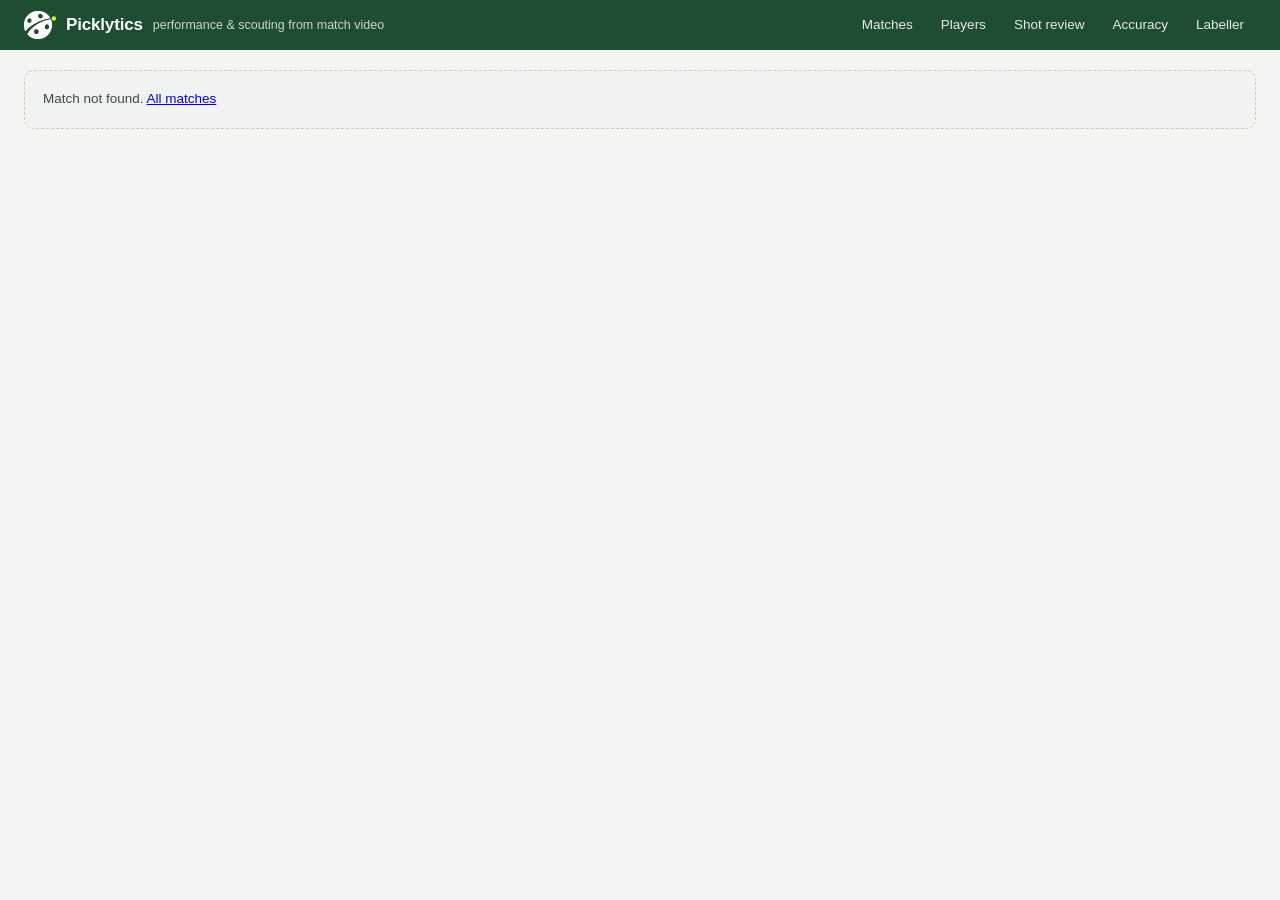
<file: dashboard/scout.html>
<!doctype html>
<html lang="en">
<head>
<meta charset="utf-8"><link rel="icon" href="brand/picklytics-mark.png">
<meta name="viewport" content="width=device-width, initial-scale=1">
<title>Coaching brief · Picklytics</title>
<link rel="stylesheet" href="theme.css?v=7">
<style>
.bhead { display: flex; flex-wrap: wrap; justify-content: space-between; align-items: flex-end; gap: 12px 24px; }
.bhead h1 { margin: 2px 0 4px; font-size: 26px; letter-spacing: -.015em; color: var(--paddle); overflow-wrap: anywhere; }
.bhead .ctx { color: var(--text-secondary); font-size: 14px; }
.bactions { display: flex; flex-wrap: wrap; gap: 8px; align-items: center; }
.bsec { margin-top: 22px; }
.bsec > h2 { margin: 0 0 4px; font-size: 18px; color: var(--paddle); }
.bsec > .sub { margin: 0 0 12px; color: var(--text-secondary); font-size: 13.5px; }
.item { background: var(--surface-1); border: 1px solid var(--border); border-radius: var(--radius); padding: 14px 16px; display: grid; gap: 6px; break-inside: avoid; }
.item + .item { margin-top: 12px; }
.item h3 { margin: 0; font-size: 16px; color: var(--paddle); line-height: 1.35; }
.item .measure { font-weight: 650; font-variant-numeric: tabular-nums; }
.item .scope { font-size: 12.5px; color: var(--text-secondary); }
.item ul.q { margin: 0; padding-left: 18px; font-size: 12.5px; color: var(--text-muted); }
.item .clips { font-size: 12.5px; color: var(--text-secondary); display: flex; flex-wrap: wrap; gap: 4px 10px; align-items: center; }
.item .clips a { color: var(--court-green); font-weight: 600; text-decoration: none; }
.item .clips a:hover { text-decoration: underline; }
.item .row { display: flex; flex-wrap: wrap; gap: 6px; align-items: center; }
.cnote { border-left: 4px solid var(--ball); background: var(--lime-bg); border-radius: 0 8px 8px 0; padding: 8px 10px; }
.cnote label { display: block; font-size: 12px; font-weight: 700; color: var(--lime-ink); text-transform: uppercase; letter-spacing: .04em; margin-bottom: 4px; }
.cnote textarea { width: 100%; min-height: 58px; font: inherit; font-size: 14px; border: 1px solid #d5ea8f; border-radius: 6px; padding: 6px 8px; background: #fff; resize: vertical; }
.cnote .ptext { white-space: pre-wrap; display: none; }
.saved-tag { font-size: 12px; color: var(--text-muted); }
.kgrid { display: grid; gap: 0; grid-template-columns: repeat(auto-fit, minmax(min(220px, 100%), 1fr)); border: 1px solid var(--border); border-radius: var(--radius); background: var(--surface-1); overflow: hidden; }
.kgrid > div { padding: 12px 16px; border-right: 1px solid var(--border); border-bottom: 1px solid var(--border); margin: 0 -1px -1px 0; }
.kgrid .l { font-size: 12.5px; color: var(--text-secondary); } .kgrid .v { font-size: 19px; font-weight: 700; color: var(--paddle); font-variant-numeric: tabular-nums; } .kgrid .v small { font-size: 13px; font-weight: 500; color: var(--text-secondary); } .kgrid .n { font-size: 12px; color: var(--text-muted); }
.sec2 li { margin: 4px 0; }
.qbox { font-size: 12.5px; color: var(--text-secondary); background: var(--surface-1); border: 1px dashed var(--border-strong); border-radius: var(--radius); padding: 12px 14px; }
.qbox p { margin: 0 0 6px; } .qbox p:last-child { margin: 0; }
.printonly { display: none; }
@media print {
  @page { margin: 14mm 12mm; }
  body { font-size: 11.5pt; }
  .bhead h1 { font-size: 20pt; }
  .item, .kgrid, .qbox { border-color: #bbb; }
  .cnote textarea { display: none; } .cnote .ptext { display: block; }
  .cnote.empty { display: none; }
  .printonly { display: block; }
  .item .clips a { color: inherit; }
  .bsec { break-inside: auto; }
  .bsec > h2 { break-after: avoid; }
}
</style>
<script src="accuracy.js?v=5"></script>
<script src="js/coach-core.js?v=1"></script>
<script src="js/brief-store.js?v=1"></script>
</head>
<body>
<div class="topnav">
  <a class="brand" href="./"><img class="mark" src="brand/picklytics-mark-white.png" alt="" width="26" height="28">Picklytics <small>performance &amp; scouting from match video</small></a>
  <nav aria-label="Site"><a href="matches.html">Matches</a><a href="players.html">Players</a><a href="review.html">Shot review</a><a href="hub.html?tab=accuracy">Accuracy</a><a href="label.html">Labeller</a></nav>
</div>
<div class="wrap" id="main"><div class="loading">Loading brief…</div></div>
<script>
(function () {
"use strict";
const PB = window.PB, $ = (s, r = document) => r.querySelector(s), $$ = (s, r = document) => [...r.querySelectorAll(s)];
const esc = s => String(s ?? "").replace(/[&<>"']/g, c => ({ "&": "&amp;", "<": "&lt;", ">": "&gt;", '"': "&quot;", "'": "&#39;" })[c]);
const getJSON = async u => { const r = await fetch(u, { cache: "no-store" }); if (!r.ok) throw new Error(u); return r.json(); };
const q = new URLSearchParams(location.search);
let J, M, T, R, SEL, RNO, DB = null;

async function init() {
  try { J = await getJSON("matches.json"); } catch (e) { return fail("The match list could not be loaded."); }
  // ?m=<match>&p=<player/team>; older links used ?report=<report>&player=<name>
  M = J.matches.find(m => m.id === q.get("m")) || J.matches.find(m => m.report && m.report === q.get("report"));
  if (!M) return fail(`Match not found. <a href="matches.html">All matches</a>`);
  if (!M.report) return fail(`No match report for <b>${esc(M.title)}</b> yet, so there is nothing to brief from. <a href="hub.html?m=${encodeURIComponent(M.id)}">Back to the match</a>`);
  try { R = await getJSON(`../outputs/reports/${M.report}.json`); } catch (e) { return fail("The match report could not be loaded."); }
  if (R.type === "doubles") { try { DB = await getJSON(`../outputs/reports/${M.report}.doubles.json`); PB.applyHitters(R, DB); } catch (e) { DB = null; } }
  T = (J.tournaments || []).find(t => t.id === M.tournament);
  RNO = new Map(R.rallies.map((r, i) => [r.id, i + 1]));
  SEL = PB.resolveSelection(R, q.get("p") || q.get("player") || "");
  history.replaceState(null, "", `?m=${encodeURIComponent(M.id)}&p=${encodeURIComponent(SEL.key)}`);
  render();
}
function fail(h) { $("#main").innerHTML = `<div class="state-empty" role="alert">${h}</div>`; }
const who = () => SEL.kind === "side" && R.type === "doubles" ? `${SEL.key} (team)` : SEL.key;
const ws = st => `hub.html${PB.stateToSearch(Object.assign({ m: M.id, p: SEL.key }, st))}`;

function clipLinks(item) {
  if (!item.clips || !item.clips.length) return "";
  return `<div class="clips"><span>Supporting clips:</span>${item.clips.map((c, i) => `<a href="${esc(item.link)}${item.link.includes("?") ? "&" : "?"}clip=${i + 1}">rally ${RNO.get(c.rally) ?? c.rally} (${PB.fmtTime(c.t)})</a>`).join(" ")}<a class="noprint" href="${esc(item.link)}">open in the workspace →</a></div>`;
}
function render() {
  document.title = `Coaching brief · ${SEL.key} · ${M.title}`;
  const shots = PB.shotsFor(R, SEL), obs = PB.observations(R, SEL, { shots, who: who() });
  const saved = PBBrief.list(M.id, SEL.key), stored = PBBrief.available();
  const val = PB.venueValidation(M.tournament);
  const opts = PB.selectionOptions(R);
  const L = PB.aggregate(shots, "landing"), sp = PB.speedStats(shots);
  const roleSpeed = [["serve", "Serves"], ["return", "Returns"], ["third", "Third shots"], ["later", "Later rally shots"]].map(([k, l]) => [l, PB.speedStats(PB.applyFilters(shots, { role: k }, "origin"))]);
  const rows = PB.DEPTHS.map(d => [d, PB.WIDTHS.reduce((x, w) => x + ((L.cells[`${d} ${w}`] || []).length), 0)]);
  const P = R.players[SEL.side] || {}, T2 = P.tactics || {};
  const third = Object.entries(P.third_shot || {}).sort((a, b) => b[1].count - a[1].count), thirdN = third.reduce((x, [, v]) => x + v.count, 0);
  const bh = (T2.strokes || {}).backhand || {}, nbh = Object.values(bh).reduce((a, b) => a + b, 0);
  const autoSaved = obs.map(o => `${M.id}|${SEL.key}|${o.id}`);
  $("#main").innerHTML = `
    <nav class="crumb noprint" aria-label="Breadcrumb"><a href="matches.html">Tournaments</a><span aria-hidden="true">›</span>${T ? `<a href="matches.html?t=${encodeURIComponent(T.id)}">${esc(T.name)}</a><span aria-hidden="true">›</span>` : ""}<a href="hub.html?m=${encodeURIComponent(M.id)}&p=${encodeURIComponent(SEL.key)}">${esc(M.title)}</a><span aria-hidden="true">›</span><span class="here">Coaching brief</span></nav>
    <div class="bhead"><div style="min-width:0"><div class="note">Coaching brief · ${esc(M.event)} · ${esc(M.round)}</div>
      <h1>${esc(who())}</h1>
      <div class="ctx">${esc(M.title)}${(R.official || M.result) ? ` · <span class="badge official">Official result</span> ${esc(R.official || M.result)}` : ""} · ${shots.length} analysed shots in this match</div></div>
      <div class="bactions noprint">${opts.length > 1 ? `<label class="sr" for="bwho">Brief for</label><select id="bwho" class="btn">${opts.map(o => `<option value="${esc(o.key)}"${o.key === SEL.key ? " selected" : ""}>${esc(o.kind === "side" && R.type === "doubles" ? `${o.key} (team)` : o.key)}</option>`).join("")}</select>` : ""}
        <a class="btn" href="hub.html?m=${encodeURIComponent(M.id)}&p=${encodeURIComponent(SEL.key)}">← Match workspace</a><button type="button" class="btn primary" id="printBtn">Print / save PDF</button></div></div>

    <section class="bsec" aria-labelledby="h1s"><h2 id="h1s">Saved for this brief</h2>
      <p class="sub">${stored ? "Saved on this device (this browser only) - not shared or synced." : "Browser storage is blocked here, so saved items last only until this page is closed."} Coach notes are your own words, kept apart from the measured numbers.</p>
      ${saved.length ? saved.map(itemHTML).join("") : `<div class="state-empty">Nothing saved yet. Use <b>Save to brief</b> on an observation below, or on a court selection in <a href="${ws({ sec: "placement" })}">Placement &amp; speed</a>.</div>`}
    </section>

    <section class="bsec" aria-labelledby="h2s"><h2 id="h2s">Automatic observations</h2>
      <p class="sub">Descriptive tendencies from the tracking, each with its count, scope and evidence. Shown only when the sample clears fixed minimums - ${obs.length} ${obs.length === 1 ? "is" : "are"} supported here. They are not tactical advice.</p>
      ${saved.some(x => autoSaved.includes(x.id)) ? `<p class="note">${saved.filter(x => autoSaved.includes(x.id)).length} of these ${saved.filter(x => autoSaved.includes(x.id)).length === 1 ? "is" : "are"} already in your saved items above and not repeated here.</p>` : ""}
      ${obs.length ? obs.map((o, i) => PBBrief.has(autoSaved[i]) ? "" : `<article class="item"><div class="row">${o.evidence === "human" ? '<span class="badge human">Human-reviewed</span>' : '<span class="badge auto">Automatically detected</span>'}${o.evidence === "proxy" ? '<span class="badge proxy">Includes position proxies</span>' : ""}${o.limited ? '<span class="badge limited">Limited sample</span>' : ""}</div>
        <h3>${esc(o.headline)}</h3><div class="measure">${esc(o.measure)}</div><div class="scope">${esc(o.scope)}</div>
        <ul class="q">${[...o.quality, ...(o.kind === "landing" && val ? [val.short] : [])].map(x => `<li>${esc(x)}</li>`).join("")}</ul>
        ${clipLinks({ link: ws(Object.assign({ role: "all", view: "landing" }, o.link)), clips: obsClips(o) })}
        <div class="row noprint"><button type="button" class="btn sm" data-save="${i}" aria-pressed="${PBBrief.has(autoSaved[i])}">${PBBrief.has(autoSaved[i]) ? "✓ Saved - add a note above" : "Save and add a note"}</button></div></article>`).join("")
        : `<div class="state-empty">No observation is well enough supported for ${esc(who())} in this match (${shots.length} analysed shots). The numbers below are still valid as counts.</div>`}
    </section>

    <section class="bsec" aria-labelledby="h3s"><h2 id="h3s">Placement &amp; speed numbers</h2>
      <p class="sub">${esc(who())} · all shots in this match · estimated speed = launch speed off the paddle, median whole mph, usable estimates only (not radar-checked).</p>
      <div class="kgrid">
        <div><div class="l">Recorded landings (observed first bounce)</div><div class="v">${L.denominator}<small> of ${L.population} that bounced first</small></div><div class="n">${L.boundary.length} on a zone boundary · ${L.outside.length} estimated outside</div></div>
        <div><div class="l">Landing depth</div><div class="v">${rows.map(([d, n]) => `${PB.pct(n, L.denominator) ?? 0}%<small> ${d}</small>`).join(" ")}</div><div class="n">shares of the ${L.denominator} landings (boundary / outside ones in no row)</div></div>
        <div><div class="l">Outgoing flight</div><div class="v" style="font-size:15px">${[["bounced", "bounced first"], ["intercepted", "intercepted"], ["net", "net"], ["unresolved", "unresolved"]].map(([k, l]) => `${L.status[k] || 0} ${l}`).join(" · ")}</div><div class="n">of ${shots.length} shots</div></div>
        <div><div class="l">Estimated speed, all shots</div><div class="v">${sp.median ?? "–"}<small>${sp.median != null ? " mph" : ""}</small></div><div class="n">usable for ${sp.usable} of ${sp.n}</div></div>
        ${roleSpeed.map(([l, s]) => `<div><div class="l">Estimated speed, ${l.toLowerCase()}</div><div class="v">${s.median ?? "Unknown"}<small>${s.median != null ? " mph" : ""}</small></div><div class="n">usable for ${s.usable} of ${s.n}${s.usable && s.usable < 10 ? " · limited sample" : ""}</div></div>`).join("")}
      </div>
    </section>

    ${DB ? partnershipBlock() : ""}
    ${!(SEL.kind === "player") && (third.length || nbh >= 8 || (P.net && P.net.rallies && R.type !== "doubles")) ? `<section class="bsec" aria-labelledby="h4s"><h2 id="h4s">Secondary: from automatic shot-type labels and positions</h2>
      <p class="sub"><span class="badge auto">Automatic labels</span> drives and dinks are mostly recognised; drops (19%) and resets (4%) are often missed, so treat type splits as rough.</p>
      <ul class="sec2">
        ${third.length ? `<li>Third shots by label: ${third.map(([k, v]) => `${esc(k)} ${v.count}`).join(", ")} (of ${thirdN}).</li>` : ""}
        ${nbh >= 8 ? `<li>Backhands by the move before them (${nbh}): pulled wide ${PB.pct(bh.pulled_wide || 0, nbh)}%, near the body ${PB.pct(bh.near_body || 0, nbh)}%, ran around ${PB.pct(bh.ran_around || 0, nbh)}% <span class="badge est">estimated</span>.</li>` : ""}
        ${P.net && P.net.rallies && R.type !== "doubles" ? `<li>Reached the net in ${P.net.reached_pct}% of ${P.net.rallies} rallies (median ${P.net.median_arrival_s ?? "–"} s after the serve) <span class="badge est">estimated</span>.</li>` : ""}
      </ul></section>` : ""}

    <section class="bsec" aria-labelledby="h5s"><h2 id="h5s">How far to trust this</h2>
      <div class="qbox"><p><b>Venue:</b> ${esc(val.detail)}</p>
        <p><b>Evidence:</b> landings ${L.recorded.filter(s => PB.evidenceOf(s, "landing") === "human").length} human-reviewed, ${L.recorded.filter(s => PB.evidenceOf(s, "landing") !== "human").length} automatic. Locations are seen from behind the hitter (left = hitter's left); zones: kitchen 0–7 ft, midcourt 7–14.5 ft, deep 14.5–22 ft from the net, thirds across.</p>
        <p><b>Scope:</b> one match (${esc(M.title)}). ${R.type === "doubles" ? "Doubles rally winners from tracking are unreliable and are not used. " : ""}Projected landings of intercepted balls are not available. Speed is not checked against radar.</p>
        <p class="printonly">Printed from Picklytics · ${new Date().toLocaleDateString()} · full detail: hub.html?m=${esc(M.id)}</p></div>
    </section>`;
  $("#printBtn").onclick = () => print();
  $("#bwho") && ($("#bwho").onchange = e => { SEL = PB.resolveSelection(R, e.target.value); history.replaceState(null, "", `?m=${encodeURIComponent(M.id)}&p=${encodeURIComponent(SEL.key)}`); render(); });
  $$("[data-save]").forEach(b => b.onclick = () => {
    const o = obs[+b.dataset.save], id = autoSaved[+b.dataset.save];
    if (PBBrief.has(id)) PBBrief.remove(id);
    else PBBrief.add({ id, match: M.id, who: SEL.key, auto: true, headline: o.headline, measure: o.measure, scope: o.scope, quality: o.quality, link: ws(Object.assign({ role: "all", view: "landing" }, o.link)), clips: obsClips(o) });
    render();
    if (PBBrief.has(id)) $(`textarea[data-id="${CSS.escape(id)}"]`)?.focus();
  });
  $$("textarea[data-id]").forEach(t => t.addEventListener("input", () => { PBBrief.setNote(t.dataset.id, t.value); t.closest(".cnote").querySelector(".ptext").textContent = t.value; t.closest(".cnote").classList.toggle("empty", !t.value.trim()); }));
  $$("[data-remove]").forEach(b => b.onclick = () => { PBBrief.remove(b.dataset.remove); render(); });
}
function partnershipBlock() {
  const T0 = DB.teams[SEL.side]; if (!T0) return "";
  const pl = Object.entries(DB.players).filter(([, p]) => p.team === SEL.side);
  const pc = v => v == null ? "–" : v + "%";
  return `<section class="bsec" aria-labelledby="hps"><h2 id="hps">Partnership: ${esc(SEL.side)}</h2>
    <p class="sub"><span class="badge est">estimated</span> from named player positions (about ±1 ft; depth-corrected: ${!DB.depth ? "none" : String(DB.depth.method).startsWith("rig") ? "one value for this court and camera" : {"kitchen line": "kitchen-line rule", rules: "server-stance rule"}[DB.depth.method] || "default height"}) and the shots credited to each player. “Up” = within ${DB.up_ft} ft of the net.</p>
    <div class="kgrid">
      <div><div class="l">Both partners up</div><div class="v">${pc(T0.formation_time_pct.both_up)}<small> of rally time</small></div><div class="n">both back ${pc(T0.formation_time_pct.both_back)} · ${T0.pair_rallies} rallies</div></div>
      <div><div class="l">Distance between partners</div><div class="v">${T0.spacing.median_ft ?? "–"}<small> ft</small></div><div class="n">${T0.spacing.lateral_ft ?? "–"} ft sideways (median)</div></div>
      <div><div class="l">Side switches</div><div class="v">${T0.switches.rallies}<small> of ${T0.switches.of} rallies</small></div><div class="n">left side: ${Object.entries(T0.left_side_pct).map(([n, v]) => `${esc(n)} ${v}%`).join(", ")}</div></div>
      ${pl.map(([n, p]) => `<div><div class="l">${esc(n)}${SEL.key === n ? " (this brief)" : ""}</div><div class="v" style="font-size:15px">${pc(p.shots.team_rally_share_pct)} of rally shots · up ${pc(p.position.up_pct)}</div><div class="n">${p.middle.taken} middle balls · ${p.cross.n} cross-overs · left ${pc(p.position.left_pct)} · ${p.movement.dist_per_rally_ft ?? "–"} ft per rally</div></div>`).join("")}
    </div></section>`;
}
function obsClips(o) {
  const f = Object.assign({ role: "all" }, o.link), agg = PB.aggregate(PB.applyFilters(PB.shotsFor(R, SEL), f, f.view), f.view);
  return PB.selectShots(agg, f.zone || "").slice(0, 8).map(s => ({ rally: s.rid, t: Math.round(PB.clipWindow(R, s, f.view).hit) }));
}
function itemHTML(x) {
  return `<article class="item"><div class="row">${x.auto ? '<span class="badge auto">Automatic observation</span>' : '<span class="badge est">Court selection saved by the coach</span>'}<span class="saved-tag">saved ${new Date(x.saved).toLocaleDateString()}</span></div>
    <h3>${esc(x.headline)}</h3><div class="measure">${esc(x.measure)}</div><div class="scope">${esc(x.scope)}</div>
    ${x.quality && x.quality.length ? `<ul class="q">${x.quality.map(z => `<li>${esc(z)}</li>`).join("")}</ul>` : ""}
    ${clipLinks(x)}
    <div class="cnote${x.note && x.note.trim() ? "" : " empty"}"><label for="n-${esc(x.id)}">Coach note</label><textarea id="n-${esc(x.id)}" data-id="${esc(x.id)}" placeholder="Your note (saved on this device as you type)">${esc(x.note || "")}</textarea><div class="ptext">${esc(x.note || "")}</div></div>
    <div class="row noprint"><button type="button" class="btn sm ghost" data-remove="${esc(x.id)}">Remove from brief</button></div></article>`;
}
init();
})();
</script>
</body>
</html>
</file>
<file: dashboard/theme.css>
/* Shared look for every dashboard page. Light neutral page, white surfaces, forest-green brand accent, a little
   lime for selection / primary emphasis. Palette from the brand photo: court green, paddle charcoal, ball lime.
   Player colours #1e7b50 / #8a9a12 pass the dataviz palette checks on white (lightness, chroma, colour-blind
   separation, 3:1 contrast). Bright lime is too light for text or data on white: accents and selection only.
   Loaded after each page's own <style>, so these values win. (2026-10-09: the double green page frame was removed.) */
:root {
  color-scheme: light;
  --court-green: #2e6b45; --court-green-dark: #1f4d32; --paddle: #1c1d1e; --ball: #c6f432; --grip: #8a8d8f;
  --bg: #f4f5f3; --surface-1: #ffffff; --surface-2: #f1f3f0; --surface-3: #e8ece7; --border: #dde2dc; --border-strong: #c3cbc2;
  --text-primary: #1c1d1e; --text-secondary: #3f4549; --text-muted: #5c6368;
  --series-1: #1e7b50; --series-2: #8a9a12; --series-3: #4a4e51; --series-4: #b45309;
  --good: #1e7b50; --bad: #b3261e; --note: #8a5a00; --warn: #8a5a00; --bounce: #b45309;
  --accent-bg: #eef6e6; --lime-ink: #3f5200; --lime-bg: #f1f9d6;
  --focus: #1f4d32;
  --radius: 10px; --radius-sm: 7px; --shadow-1: 0 1px 2px rgba(20, 30, 22, .06); --shadow-2: 0 6px 20px rgba(20, 30, 22, .10);
  --court: #2e6b45; --court-kitchen: #285f3d; --court-line: #ffffff; --court-out: #3b7d54;
  /* heatmaps drawn on the green court: more time = brighter, ending at ball lime */
  --seq-0: #3a7550; --seq-1: #4f8650; --seq-2: #6a9c4c; --seq-3: #87b446; --seq-4: #a4cc3f; --seq-5: #bde03a; --seq-6: #d6f55a;
  /* zone share scale (fixed bins, the same for every player so maps can be compared) */
  --zs-0: #eef2ee; --zs-1: #d3e6d6; --zs-2: #a3cdad; --zs-3: #5f9f72; --zs-4: #2e6b45;
  /* names used by replay3d.html */
  --card: #ffffff; --ink: #1c1d1e; --muted: #5c6368; --line: #dde2dc; --accent: #1e7b50; --in: #c6f432; --out: #b3261e;
}

html { background: var(--bg); min-height: 100%; }
body { margin: 0; min-height: 100vh; background: var(--bg) !important; color: var(--text-primary); }

/* tool-page header (labeller, review ...): white with a thin green rule and a ball before the title */
header { background: var(--surface-1) !important; border-bottom: 1px solid var(--border) !important; box-shadow: inset 0 -2px 0 var(--court-green); }
header h1 { color: var(--paddle); letter-spacing: -.01em; }
header h1::before { content: ""; display: inline-block; width: 13px; height: 13px; border-radius: 50%; margin-right: 9px;
  vertical-align: -1px; background: var(--ball); box-shadow: inset 0 0 0 1px rgba(0,0,0,.18); }

/* tabs and buttons: paddle charcoal when active, lime ring on focus */
.tab.on { background: var(--paddle) !important; color: #fff !important; border-color: var(--paddle) !important; }
.tab:hover, .clip:hover, button.plain:hover { border-color: var(--court-green) !important; }
/* visible keyboard focus everywhere: dark green ring (lime alone is too faint on white) */
:where(a, button, select, input, textarea, summary, [tabindex]):focus-visible { outline: 3px solid var(--focus); outline-offset: 2px; border-radius: 4px; }
svg :where([tabindex]):focus-visible { outline: none; }

/* cards and tiles: white on white, separated by a light line; values in charcoal */
.card, .tile { background: var(--surface-1); border-color: var(--border); }
.card h2 { color: var(--paddle); }
.tile .v { color: var(--paddle); }

/* colour dots get a hairline so light colours (white player, lime ball) stay visible on white */
.dot { box-shadow: inset 0 0 0 1px rgba(0,0,0,.22); }

/* value labels next to bars need room for "100% of 34" */
.bar { grid-template-columns: 120px 1fr 74px !important; }

/* takeaway line under each card title */
.take { font-weight: 600; color: var(--paddle); font-size: 13.5px; margin: 2px 0 8px; padding-left: 9px; border-left: 3px solid var(--ball); }
.legend-row { display: flex; flex-wrap: wrap; gap: 14px; font-size: 12px; color: var(--text-secondary); margin-top: 10px; }
.legend-row .dot { margin-right: 5px; }
.muted-n { color: var(--text-muted); font-size: 12px; }
.chips { display: flex; flex-wrap: wrap; gap: 6px; margin: 0 0 10px; }
.chip { border: 1px solid var(--border); background: var(--surface-2); font: inherit; font-size: 12px; border-radius: 999px; padding: 3px 10px; cursor: pointer; color: inherit; }
.chip span { color: var(--text-muted); margin-left: 3px; }
.chip.on { background: var(--paddle); color: #fff; border-color: var(--paddle); } .chip.on span { color: var(--ball); }
/* shot choice grid */
.situ-grid { display: grid; grid-template-columns: 92px repeat(3, minmax(0, 1fr)); gap: 6px; }
.situ-h { font-size: 11.5px; color: var(--text-secondary); text-align: center; align-self: end; padding-bottom: 2px; }
.situ-row { text-align: right; align-self: center; padding-right: 4px; }
.situ-cell { border-radius: 8px; padding: 8px 9px; min-height: 92px; cursor: pointer; border: 1px solid rgba(46,107,69,.25); font-size: 12.5px; }
.situ-cell:hover { outline: 2px solid var(--ball); }
.situ-cell.empty-cell { background: var(--surface-2); color: var(--text-muted); cursor: default; display: flex; align-items: center; justify-content: center; border-style: dashed; }
.situ-n { font-size: 11px; color: var(--text-secondary); margin-bottom: 3px; }
.situ-shot b { font-variant-numeric: tabular-nums; }
.situ-meta { font-size: 11px; color: var(--text-secondary); margin-top: 3px; }
.situ-won { font-size: 11.5px; font-weight: 600; margin-top: 3px; color: var(--paddle); }
@media (max-width: 600px) { .situ-grid { grid-template-columns: 64px repeat(3, minmax(0, 1fr)); } .situ-cell { padding: 6px; font-size: 11.5px; } }
.num { display: inline-flex; width: 18px; height: 18px; border-radius: 50%; background: var(--paddle); color: #fff; font-size: 10.5px; font-weight: 700; align-items: center; justify-content: center; margin-right: 7px; }
/* accuracy note at the bottom of every metric */
.acc { margin: 12px 0 0; padding-top: 8px; border-top: 1px dashed var(--border); font-size: 11.5px; line-height: 1.45; color: var(--text-muted); }
.acc b { color: var(--text-secondary); font-weight: 600; }
section.tiles + .acc { margin: -6px 2px 0; border-top: 0; padding-top: 0; }

/* ---------- site shell (home + match hub) ---------- */
.topnav { display: flex; align-items: center; justify-content: space-between; gap: 16px; flex-wrap: wrap;
  padding: 9px 24px; background: var(--court-green-dark); color: #fff; }
.topnav .brand { display: flex; align-items: center; gap: 10px; font-weight: 700; letter-spacing: -.01em; font-size: 17px; color: #fff; text-decoration: none; }
.topnav .brand i { width: 14px; height: 14px; border-radius: 50%; background: var(--ball); display: inline-block; }
.topnav .brand .mark { height: 28px; width: auto; display: block; flex: none; }
.topnav .brand small { font-weight: 500; color: #c9d8cd; font-size: 12.5px; letter-spacing: 0; }
.topnav nav { display: flex; gap: 4px; flex-wrap: wrap; }
.topnav nav a { color: #e3ece5; text-decoration: none; font-size: 13.5px; padding: 6px 12px; border-radius: 999px; }
.topnav nav a:hover { background: rgba(255,255,255,.10); color: #fff; }
.topnav nav a:focus-visible, .topnav .brand:focus-visible { outline-color: var(--ball); }
.topnav nav a.on { background: var(--ball); color: var(--paddle); font-weight: 600; }
.wrap { max-width: 1320px; margin: 0 auto; padding: 20px 24px 48px; }
@media (max-width: 640px) {
  .topnav { padding: 10px 12px; gap: 8px; }
  .topnav .brand small { display: none; }
  .topnav nav { flex-wrap: nowrap; overflow-x: auto; width: 100%; scrollbar-width: none; }
  .topnav nav a { flex: none; padding: 5px 11px; }
  .wrap { padding: 14px 16px 36px; }
}
.pagehead h1 { margin: 0; font-size: 26px; letter-spacing: -.02em; color: var(--paddle); }
.pagehead p { margin: 6px 0 0; color: var(--text-secondary); max-width: 760px; }
.mcards { display: grid; grid-template-columns: repeat(auto-fill, minmax(300px, 1fr)); gap: 18px; margin-top: 20px; }
.mcard { border: 1px solid var(--border); border-radius: 12px; overflow: hidden; background: var(--surface-1); text-decoration: none; color: inherit;
  display: flex; flex-direction: column; transition: box-shadow .15s, transform .15s; }
.mcard:hover { box-shadow: 0 6px 22px rgba(0,0,0,.08); transform: translateY(-1px); }
.mcard .thumb { aspect-ratio: 16 / 9; background: var(--court-green) center / cover no-repeat; position: relative; }
.mcard .thumb .kind { position: absolute; left: 10px; top: 10px; }
.mcard .body { padding: 14px 16px 16px; display: grid; gap: 4px; }
.mcard .ev { font-size: 12px; color: var(--text-muted); text-transform: uppercase; letter-spacing: .04em; }
.mcard h3 { margin: 0; font-size: 16.5px; color: var(--paddle); }
.mcard .res { font-size: 13px; color: var(--text-secondary); }
.chips2 { display: flex; flex-wrap: wrap; gap: 6px; margin-top: 8px; }
.pill { font-size: 11.5px; font-weight: 600; border-radius: 999px; padding: 2px 9px; border: 1px solid var(--border); background: var(--surface-2); color: var(--text-secondary); white-space: nowrap; }
.pill.green { background: #e6f2ea; border-color: #bcdcc7; color: #1e6b45; }
.pill.lime { background: #f2fbd8; border-color: #dcef9c; color: #4d6400; }
.pill.dark { background: var(--paddle); border-color: var(--paddle); color: #fff; }
.pill.amber { background: #fdf3e1; border-color: #f2d9a6; color: #8a5a00; }
.pill.red { background: #fbe9e7; border-color: #f2c2bc; color: #a8322a; }
.tabbar { display: flex; gap: 4px; border-bottom: 1px solid var(--border); margin: 18px 0 0; overflow-x: auto; }
.tabbar a { padding: 10px 14px; text-decoration: none; color: var(--text-secondary); font-size: 14px; border-bottom: 3px solid transparent; white-space: nowrap; }
.tabbar a.on { color: var(--paddle); border-bottom-color: var(--court-green); font-weight: 600; }
.tabbar a.off { color: var(--text-muted); pointer-events: none; opacity: .55; }
.frame { width: 100%; border: 0; display: block; min-height: 760px; height: calc(100vh - 210px); background: var(--bg); }
.kpis { display: grid; grid-template-columns: repeat(auto-fit, minmax(170px, 1fr)); gap: 12px; }
.h2h { width: 100%; border-collapse: collapse; font-variant-numeric: tabular-nums; }
.h2h th, .h2h td { padding: 9px 10px; border-bottom: 1px solid var(--border); text-align: left; vertical-align: top; }
.h2h td.v { font-weight: 650; color: var(--paddle); text-align: center; width: 18%; }
.h2h td.v.win { background: #f2fbd8; }
.h2h th { font-size: 12px; color: var(--text-secondary); font-weight: 600; }
.h2h th.c { text-align: center; }
.h2h .acc2 { font-size: 11.5px; color: var(--text-muted); }
.lvl { font-size: 11px; font-weight: 700; text-transform: uppercase; letter-spacing: .03em; padding: 1px 7px; border-radius: 5px; }
.lvl.validated { background: #e6f2ea; color: #1e6b45; } .lvl.checked { background: #eef3fb; color: #2b5797; }
.lvl.estimate { background: #fdf3e1; color: #8a5a00; } .lvl.weak { background: #fbe9e7; color: #a8322a; }
.sitefoot { text-align: center; color: var(--text-muted); font-size: 12px; padding: 18px; }

/* pages shown inside the match hub (?embed=1): no outer frame, no page title */
html.embed { background: var(--bg) !important; }
html.embed body { margin: 0 !important; border: 0 !important; box-shadow: none !important; padding: 0 !important; min-height: 0 !important; }
html.embed header h1, html.embed header .sub, html.embed header .small, html.embed .noembed { display: none !important; }
html.embed header { border-bottom: 1px solid var(--border) !important; padding-top: 10px !important; padding-bottom: 10px !important; }

/* ======================================================================================================
   Coach workspace (hub.html), coaching brief (scout.html) and player profiles (player.html), 2026-10-09.
   One vocabulary everywhere: evidence badges, zone shading, segmented controls, panels.
   ====================================================================================================== */
*, *::before, *::after { box-sizing: border-box; }
body { font: 14.5px/1.5 -apple-system, BlinkMacSystemFont, "Segoe UI", Roboto, "Helvetica Neue", sans-serif; }
.tnum { font-variant-numeric: tabular-nums; }
.sr { position: absolute !important; width: 1px; height: 1px; overflow: hidden; clip: rect(0 0 0 0); white-space: nowrap; }
.crumb { display: flex; flex-wrap: wrap; align-items: center; gap: 4px 6px; font-size: 13px; color: var(--text-muted); margin: 0 0 6px; }
.crumb a { color: var(--court-green); text-decoration: none; font-weight: 600; } .crumb a:hover { text-decoration: underline; }
.crumb .here { color: var(--text-secondary); overflow-wrap: anywhere; }

/* buttons */
.btn { display: inline-flex; align-items: center; justify-content: center; gap: 6px; font: inherit; font-size: 13.5px; font-weight: 600; line-height: 1.2;
  border: 1px solid var(--border-strong); background: var(--surface-1); color: var(--paddle); border-radius: 8px; padding: 7px 12px; min-height: 36px;
  cursor: pointer; text-decoration: none; white-space: nowrap; }
.btn:hover { border-color: var(--court-green); background: var(--surface-2); }
.btn.primary { background: var(--court-green); border-color: var(--court-green); color: #fff; }
.btn.primary:hover { background: var(--court-green-dark); }
.btn.lime { background: var(--ball); border-color: #a9d12a; color: var(--paddle); }
.btn.lime:hover { background: #b8e82a; }
.btn.ghost { border-color: transparent; background: transparent; color: var(--court-green); padding-left: 6px; padding-right: 6px; }
.btn.ghost:hover { background: var(--surface-2); }
.btn.sm { font-size: 12.5px; padding: 4px 9px; min-height: 30px; }
.btn[disabled], .btn[aria-disabled="true"] { opacity: .5; cursor: not-allowed; }
.linkbtn { font: inherit; border: 0; background: none; padding: 0; color: var(--court-green); font-weight: 600; cursor: pointer; text-decoration: underline; text-underline-offset: 2px; }

/* segmented control (situation, map view, display mode, player) */
.seg { display: inline-flex; flex-wrap: wrap; gap: 2px; padding: 3px; border-radius: 10px; background: var(--surface-3); }
.seg button { font: inherit; font-size: 13.5px; border: 0; background: transparent; color: var(--text-secondary); padding: 6px 12px; border-radius: 7px;
  cursor: pointer; min-height: 34px; display: inline-flex; align-items: center; gap: 6px; }
.seg button:hover { color: var(--paddle); background: rgba(255,255,255,.6); }
.seg button[aria-pressed="true"] { background: var(--surface-1); color: var(--paddle); font-weight: 650; box-shadow: 0 1px 2px rgba(0,0,0,.12), inset 0 -2px 0 var(--court-green); }
.seg button .n { font-size: 12px; color: var(--text-muted); font-weight: 500; }
.seg.sm button { font-size: 12.5px; padding: 4px 10px; min-height: 30px; }
.dot { width: 10px; height: 10px; border-radius: 50%; display: inline-block; flex: none; }

/* evidence badges: words, not colour alone */
.badge { display: inline-flex; align-items: center; gap: 4px; font-size: 11.5px; font-weight: 650; line-height: 1.3; border-radius: 5px; padding: 1px 7px;
  border: 1px solid; white-space: nowrap; vertical-align: 1px; }
.badge.human { color: #1e5c3a; background: #e5f2ea; border-color: #b9dbc6; }
.badge.auto { color: #2b4f7a; background: #ebf1f9; border-color: #c4d4ea; }
.badge.proxy { color: #6a4b00; background: #fbf3df; border-color: #ead7a4; }
.badge.est { color: #3f4549; background: var(--surface-2); border-color: var(--border-strong); }
.badge.exp { color: #7a2e1f; background: #fbece8; border-color: #efc5bb; }
.badge.limited { color: #6a4b00; background: #fff; border-color: #d9b860; border-style: dashed; }
.badge.recon { color: #3f4549; background: #fff; border-color: var(--border-strong); }
.badge.official { color: #1e5c3a; background: #fff; border-color: #8cc3a1; }

/* match header */
.mh { display: flex; flex-wrap: wrap; justify-content: space-between; align-items: flex-end; gap: 10px 24px; }
.mh .ev { font-size: 12.5px; color: var(--text-muted); letter-spacing: .02em; }
.mh h1 { margin: 2px 0 4px; font-size: 24px; line-height: 1.2; letter-spacing: -.015em; color: var(--paddle); overflow-wrap: anywhere; }
.mh .who-line { display: flex; flex-wrap: wrap; gap: 4px 14px; font-size: 13.5px; color: var(--text-secondary); }
.mh .who-line > span { display: inline-flex; align-items: center; gap: 6px; flex-wrap: wrap; }
.mh .who-line a { color: inherit; text-decoration: underline; text-decoration-color: var(--border-strong); text-underline-offset: 3px; }
.mh .who-line a:hover { text-decoration-color: var(--court-green); }
.mh-res { display: grid; gap: 4px; justify-items: start; text-align: left; font-size: 13px; color: var(--text-secondary); max-width: 100%; margin-left: auto; }
.mh-res .off { font-size: 15px; font-weight: 650; color: var(--paddle); overflow-wrap: anywhere; }
.mh-res .rc { font-variant-numeric: tabular-nums; }
.fmt { font-size: 11.5px; font-weight: 700; letter-spacing: .04em; text-transform: uppercase; color: var(--court-green); border: 1px solid #b9dbc6;
  background: #eef6f0; border-radius: 5px; padding: 1px 7px; margin-right: 6px; vertical-align: 2px; }
@media (max-width: 700px) { .mh h1 { font-size: 20px; } .mh-res { margin-left: 0; } }

/* workspace bar: section navigation + who + actions; sticky but one compact row */
.wsbar { position: sticky; top: 0; z-index: 30; margin: 14px -24px 0; padding: 8px 24px; background: rgba(244,245,243,.94);
  backdrop-filter: saturate(1.4) blur(6px); border-bottom: 1px solid var(--border); display: flex; flex-wrap: wrap; align-items: center; gap: 8px 14px; }
.secnav { display: flex; gap: 2px; overflow-x: auto; scrollbar-width: none; flex: 1 1 auto; min-width: 0; }
.secnav a { flex: none; text-decoration: none; color: var(--text-secondary); font-size: 14px; font-weight: 550; padding: 7px 12px; border-radius: 8px; white-space: nowrap; }
.secnav a:hover { background: var(--surface-3); color: var(--paddle); }
.secnav a[aria-current="page"] { background: var(--court-green); color: #fff; }
.secnav a.adv { color: var(--text-muted); font-weight: 500; }
.secnav a.adv[aria-current="page"] { background: var(--paddle); color: #fff; }
.secnav a[aria-disabled="true"] { opacity: .45; pointer-events: none; }
.secnav .sep { flex: none; width: 1px; background: var(--border-strong); margin: 6px 4px; }
.who { display: flex; align-items: center; gap: 8px; min-width: 0; flex-wrap: wrap; }
.who > label { font-size: 12.5px; color: var(--text-muted); }
.who select { font: inherit; font-size: 14px; font-weight: 600; color: var(--paddle); border: 1px solid var(--border-strong); border-radius: 8px; padding: 6px 30px 6px 10px;
  background: var(--surface-1); max-width: min(380px, 100%); min-height: 36px; text-overflow: ellipsis; }
.wsactions { display: flex; gap: 6px; align-items: center; flex-wrap: wrap; }
@media (max-width: 640px) {
  .wsbar { margin: 12px -16px 0; padding: 6px 16px; gap: 6px; flex-wrap: wrap; }
  .secnav { order: 2; flex-basis: 100%; }
  .secnav a { padding: 6px 10px; }
  .who { order: 1; flex: 1 1 0; min-width: 0; flex-wrap: nowrap; }
  .who .seg { flex-wrap: nowrap; overflow-x: auto; max-width: 100%; scrollbar-width: none; }
  .who .seg button { flex: none; }
  .who > label { display: none; }
  .who select { max-width: 100%; width: 100%; }
  .wsactions { order: 1; flex: none; }
  .wsactions .cov { display: none; }
}
.cov { font-size: 12.5px; color: var(--text-secondary); border: 1px solid var(--border); background: var(--surface-1); border-radius: 8px; padding: 6px 10px; cursor: pointer; font-family: inherit; min-height: 36px; }
.cov:hover { border-color: var(--court-green); }
.cov b { color: var(--paddle); font-variant-numeric: tabular-nums; }

/* sections and panels */
.wsec { padding-top: 18px; }
.wsec[hidden] { display: none !important; }
.wsec > .head { display: flex; flex-wrap: wrap; align-items: baseline; justify-content: space-between; gap: 6px 16px; margin: 0 0 12px; }
.wsec > .head h2 { margin: 0; font-size: 19px; letter-spacing: -.01em; color: var(--paddle); }
.wsec > .head p { margin: 0; color: var(--text-secondary); font-size: 13.5px; }
.panel { background: var(--surface-1); border: 1px solid var(--border); border-radius: var(--radius); padding: 16px 18px; min-width: 0; box-shadow: var(--shadow-1); }
.panel > h3, .panel .ph { margin: 0 0 4px; font-size: 15.5px; color: var(--paddle); }
.panel .sub { margin: 0 0 12px; color: var(--text-secondary); font-size: 13px; }
.panel + .panel { margin-top: 16px; }
.cols > .panel + .panel, .obs-grid > * + * { margin-top: 0; }
.cols { display: grid; gap: 16px; grid-template-columns: repeat(auto-fit, minmax(min(340px, 100%), 1fr)); align-items: start; }
.note { font-size: 12.5px; color: var(--text-muted); line-height: 1.5; }
.note b { color: var(--text-secondary); }
.state-empty { border: 1px dashed var(--border-strong); border-radius: var(--radius); padding: 18px; color: var(--text-secondary); background: var(--surface-2); font-size: 13.5px; }
.state-empty b { color: var(--paddle); }
.loading { color: var(--text-muted); padding: 40px 0; text-align: center; }
.qline { font-size: 12.5px; color: var(--text-secondary); display: flex; flex-wrap: wrap; gap: 4px 10px; align-items: center; }

/* observations */
.obs-grid { display: grid; gap: 14px; grid-template-columns: repeat(auto-fill, minmax(min(330px, 100%), 1fr)); }
.obs { display: flex; flex-direction: column; gap: 8px; background: var(--surface-1); border: 1px solid var(--border); border-top: 3px solid var(--court-green);
  border-radius: var(--radius); padding: 14px 16px; box-shadow: var(--shadow-1); min-width: 0; }
.obs h3 { margin: 0; font-size: 16px; line-height: 1.35; color: var(--paddle); }
.obs .measure { font-size: 15px; font-weight: 650; color: var(--text-primary); font-variant-numeric: tabular-nums; }
.obs .scope { font-size: 12.5px; color: var(--text-secondary); }
.obs ul.q { margin: 0; padding: 0 0 0 16px; font-size: 12.5px; color: var(--text-muted); }
.obs .badges { display: flex; flex-wrap: wrap; gap: 5px; }
.obs .actions { margin-top: auto; display: flex; flex-wrap: wrap; gap: 6px; align-items: center; padding-top: 4px; }
.obs-none { font-size: 13.5px; }
.sumstrip { display: grid; grid-template-columns: repeat(auto-fit, minmax(min(210px, 100%), 1fr)); gap: 0; border: 1px solid var(--border); border-radius: var(--radius);
  background: var(--surface-1); overflow: hidden; }
.sumstrip > div { padding: 12px 16px; border-right: 1px solid var(--border); border-bottom: 1px solid var(--border); margin: 0 -1px -1px 0; min-width: 0; }
.sumstrip .l { font-size: 12.5px; color: var(--text-secondary); }
.sumstrip .v { font-size: 20px; font-weight: 700; color: var(--paddle); font-variant-numeric: tabular-nums; line-height: 1.3; }
.sumstrip .v small { font-size: 13px; font-weight: 500; color: var(--text-secondary); }
.sumstrip .n { font-size: 12px; color: var(--text-muted); }

/* filters */
.filterbar { display: flex; flex-wrap: wrap; align-items: center; gap: 8px 12px; margin: 0 0 12px; }
.filterbar .lbl { font-size: 12.5px; color: var(--text-muted); }
.morebox { position: relative; }
.morebox > summary { list-style: none; } .morebox > summary::-webkit-details-marker { display: none; }
.morepanel { position: absolute; z-index: 25; top: calc(100% + 6px); left: 0; width: min(360px, calc(100vw - 32px)); background: var(--surface-1); border: 1px solid var(--border-strong);
  border-radius: var(--radius); box-shadow: var(--shadow-2); padding: 14px; display: grid; gap: 12px; }
.morepanel label { display: grid; gap: 4px; font-size: 12.5px; color: var(--text-secondary); font-weight: 600; }
.morepanel select { font: inherit; font-size: 14px; border: 1px solid var(--border-strong); border-radius: 8px; padding: 6px 8px; background: var(--surface-1); color: var(--paddle); min-height: 36px; }
.morepanel .hint { font-weight: 400; color: var(--text-muted); font-size: 12px; }
.activechips { display: flex; flex-wrap: wrap; gap: 6px; align-items: center; }
.xchip { display: inline-flex; align-items: center; gap: 6px; font-size: 12.5px; background: var(--lime-bg); border: 1px solid #d5ea8f; color: var(--lime-ink);
  border-radius: 999px; padding: 3px 4px 3px 10px; max-width: 100%; }
.xchip button { font: inherit; border: 0; background: rgba(0,0,0,.06); color: var(--paddle); border-radius: 999px; width: 22px; height: 22px; cursor: pointer; line-height: 1; }
.xchip button:hover { background: rgba(0,0,0,.14); }
.xchip.na { background: var(--surface-2); border-color: var(--border); color: var(--text-muted); }
.matchcount { font-size: 13px; color: var(--text-secondary); margin-left: auto; }
.matchcount b { color: var(--paddle); font-variant-numeric: tabular-nums; }
.flash { font-size: 12.5px; color: var(--note); background: #fdf6e6; border: 1px solid #f0dca8; border-radius: 8px; padding: 6px 10px; margin: 0 0 10px; }

/* placement layout: court | selection + video */
.pl-layout { display: grid; gap: 16px; grid-template-columns: minmax(0, 1fr) minmax(0, 1.1fr); align-items: start; }
@media (max-width: 1060px) { .pl-layout { grid-template-columns: 1fr; } }
.courtbar { display: flex; flex-wrap: wrap; gap: 8px 12px; align-items: center; justify-content: space-between; margin-bottom: 8px; }
.orient { font-size: 12.5px; color: var(--text-secondary); margin: 0 0 6px; }
.court { width: 100%; max-width: 560px; display: block; margin: 0 auto; }
.court text { font-family: inherit; }
.court .zc { cursor: pointer; }
.court .zc:hover .zr { stroke: var(--paddle); stroke-width: 2.5; }
.court .zc:focus-visible .zr, .court .zc.sel .zr { stroke: var(--paddle); stroke-width: 3; }
.court .zc.sel .zsel { display: block; }
.court .zsel { display: none; }
.court .pt { cursor: pointer; }
.court .pt:focus-visible { outline: none; }
.court .pt:focus-visible .ring, .court .pt.cur .ring { stroke: var(--paddle); stroke-width: 2.5; }
.court .rowlbl { cursor: pointer; }
.court .rowlbl:hover text, .court .rowlbl:focus-visible text { text-decoration: underline; }
.legend { display: flex; flex-wrap: wrap; gap: 6px 14px; align-items: center; font-size: 12.5px; color: var(--text-secondary); margin-top: 10px; }
.legend .sw { display: inline-block; width: 22px; height: 14px; border-radius: 3px; vertical-align: -2px; margin-right: 5px; border: 1px solid rgba(0,0,0,.12); }
.legend svg { vertical-align: -3px; margin-right: 4px; }
.nz { display: flex; flex-wrap: wrap; gap: 6px; margin-top: 10px; }
.nz button { font: inherit; font-size: 12.5px; border: 1px dashed var(--border-strong); background: var(--surface-1); color: var(--text-secondary); border-radius: 8px; padding: 4px 9px; cursor: pointer; min-height: 32px; }
.nz button:hover { border-color: var(--court-green); color: var(--paddle); }
.nz button[aria-pressed="true"] { border-style: solid; border-color: var(--paddle); color: var(--paddle); background: var(--lime-bg); font-weight: 650; }
.nz button b { color: var(--paddle); font-variant-numeric: tabular-nums; }
.statusline { font-size: 12.5px; color: var(--text-secondary); margin-top: 8px; line-height: 1.6; }
.statusline b { color: var(--paddle); font-variant-numeric: tabular-nums; }

.selpanel { border-left: 4px solid var(--ball); }
.selpanel .slabel { font-size: 15px; font-weight: 700; color: var(--paddle); overflow-wrap: anywhere; }
.selpanel .big { display: flex; flex-wrap: wrap; align-items: baseline; gap: 4px 10px; margin: 6px 0; }
.selpanel .big .num1 { font-size: 30px; font-weight: 750; color: var(--paddle); font-variant-numeric: tabular-nums; line-height: 1.1; }
.selpanel .big .of { color: var(--text-secondary); font-size: 14px; }
.speedrow { display: flex; flex-wrap: wrap; gap: 4px 14px; font-size: 13.5px; color: var(--text-secondary); margin: 2px 0 10px; }
.speedrow b { color: var(--paddle); font-size: 16px; font-variant-numeric: tabular-nums; }
.selactions { display: flex; flex-wrap: wrap; gap: 8px; align-items: center; }

/* video + playlist */
.player { display: grid; gap: 8px; }
.player .vwrap { position: relative; background: #0d0f0e; border-radius: 9px; overflow: hidden; aspect-ratio: 16 / 9; }
.player video { width: 100%; height: 100%; display: block; background: #0d0f0e; }
.player .vmsg { position: absolute; inset: 0; display: flex; align-items: center; justify-content: center; text-align: center; padding: 20px; color: #e8ece9; font-size: 13.5px; }
.player .now { display: flex; flex-wrap: wrap; justify-content: space-between; gap: 4px 12px; align-items: baseline; }
.player .now .t { font-weight: 650; color: var(--paddle); font-size: 14px; overflow-wrap: anywhere; }
.player .now .pos { font-size: 13px; color: var(--text-secondary); font-variant-numeric: tabular-nums; white-space: nowrap; }
.player .ctrl { display: flex; flex-wrap: wrap; gap: 6px; align-items: center; }
.player .ctrl label { font-size: 12.5px; color: var(--text-secondary); display: inline-flex; gap: 5px; align-items: center; margin-left: auto; }
.playlist { list-style: none; margin: 0; padding: 0; max-height: 360px; overflow-y: auto; border: 1px solid var(--border); border-radius: 9px; background: var(--surface-1); }
.playlist li + li { border-top: 1px solid var(--border); }
.playlist button { all: unset; box-sizing: border-box; display: grid; grid-template-columns: 30px minmax(0, 1fr) auto; gap: 2px 10px; width: 100%; padding: 8px 10px; cursor: pointer; font-size: 13px; }
.playlist button:hover { background: var(--surface-2); }
.playlist button:focus-visible { outline: 3px solid var(--focus); outline-offset: -3px; }
.playlist .i { color: var(--text-muted); font-variant-numeric: tabular-nums; grid-row: span 2; align-self: center; text-align: right; }
.playlist .a { color: var(--paddle); font-weight: 600; overflow-wrap: anywhere; }
.playlist .b { color: var(--text-secondary); font-size: 12.5px; grid-column: 2; overflow-wrap: anywhere; }
.playlist .c { grid-row: span 2; align-self: center; text-align: right; font-variant-numeric: tabular-nums; color: var(--paddle); font-weight: 650; white-space: nowrap; }
.playlist .c small { display: block; font-weight: 500; color: var(--text-muted); font-size: 11.5px; }
.playlist li[aria-current="true"] button { background: var(--lime-bg); box-shadow: inset 4px 0 0 var(--court-green); }
.playlist li[aria-current="true"] .i { color: var(--paddle); font-weight: 700; }
.player-idle { border: 1px dashed var(--border-strong); border-radius: 9px; padding: 16px; color: var(--text-secondary); font-size: 13.5px; background: var(--surface-2); }

/* disclosure blocks (secondary detail) */
details.more { border: 1px solid var(--border); border-radius: var(--radius); background: var(--surface-1); }
details.more + details.more { margin-top: 10px; }
details.more > summary { cursor: pointer; padding: 12px 16px; font-weight: 650; color: var(--paddle); font-size: 14.5px; list-style: none; display: flex; flex-wrap: wrap; gap: 4px 10px; align-items: center; }
details.more > summary::-webkit-details-marker { display: none; }
details.more > summary::after { content: "Show"; font-size: 12.5px; font-weight: 600; color: var(--court-green); margin-left: auto; }
details.more[open] > summary::after { content: "Hide"; }
details.more > summary .s { font-weight: 400; color: var(--text-muted); font-size: 12.5px; }
details.more > .body { padding: 0 16px 16px; }
table.t { width: 100%; border-collapse: collapse; font-variant-numeric: tabular-nums; font-size: 13.5px; }
table.t th, table.t td { text-align: left; padding: 7px 8px; border-bottom: 1px solid var(--border); vertical-align: top; }
table.t th { color: var(--text-secondary); font-weight: 600; font-size: 12.5px; }
table.t td.r, table.t th.r { text-align: right; }
.tablewrap { overflow-x: auto; }
table.t a { color: var(--court-green); font-weight: 600; text-decoration: none; } table.t a:hover { text-decoration: underline; }

/* movement */
.mtiles { display: grid; gap: 12px; grid-template-columns: repeat(auto-fit, minmax(min(200px, 100%), 1fr)); }
.mtile { border: 1px solid var(--border); border-radius: var(--radius); padding: 12px 14px; background: var(--surface-1); }
.mtile .l { font-size: 12.5px; color: var(--text-secondary); }
.mtile .v { font-size: 22px; font-weight: 700; color: var(--paddle); font-variant-numeric: tabular-nums; line-height: 1.3; }
.mtile .v small { font-size: 13px; font-weight: 500; color: var(--text-secondary); }
.mtile .n { font-size: 12px; color: var(--text-muted); }
.mtile .btn { margin-top: 6px; }

/* data quality dialog */
dialog.dq { border: 0; border-radius: 12px; padding: 0; width: min(760px, calc(100vw - 24px)); max-height: calc(100vh - 40px); box-shadow: 0 20px 60px rgba(0,0,0,.3); color: var(--text-primary); }
dialog.dq::backdrop { background: rgba(15, 25, 18, .45); }
dialog.dq .dqh { position: sticky; top: 0; background: var(--surface-1); display: flex; justify-content: space-between; align-items: center; padding: 14px 18px; border-bottom: 1px solid var(--border); }
dialog.dq .dqh h2 { margin: 0; font-size: 17px; color: var(--paddle); }
dialog.dq .dqb { padding: 14px 18px 20px; display: grid; gap: 14px; font-size: 13.5px; }
dialog.dq h3 { margin: 0 0 4px; font-size: 14px; color: var(--paddle); }
dialog.dq ul { margin: 0; padding-left: 18px; color: var(--text-secondary); }
dialog.dq li { margin: 2px 0; }

@media (max-width: 1100px) {
  .filterbar { position: relative; }
  .morebox { position: static; }
  .morepanel { left: 0; right: auto; width: min(420px, 100%); }
}
@media print {
  html, body { background: #fff !important; }
  .topnav, .wsbar, .noprint, .btn, .seg, dialog, .sitefoot { display: none !important; }
  .panel, .obs { box-shadow: none !important; break-inside: avoid; }
  a { color: inherit !important; text-decoration: none !important; }
  .wrap { max-width: none; padding: 0; }
}
[hidden] { display: none !important; }
/* Clips section on wide screens: video left, playlist right */
@media (min-width: 1100px) {
  #clipSlot .player { grid-template-columns: minmax(0, 1.8fr) minmax(320px, 1fr); grid-template-areas: "now now" "v list" "ctrl list" "desc list"; column-gap: 16px; align-items: start; }
  #clipSlot .player .now { grid-area: now; } #clipSlot .player .vwrap { grid-area: v; } #clipSlot .player .ctrl { grid-area: ctrl; }
  #clipSlot .player #plDesc { grid-area: desc; } #clipSlot .player .playlist { grid-area: list; max-height: 620px; }
}

/* ---------- Picklytics intro (home page, once per browser session) ---------- */
.pk-intro { position: fixed; inset: 0; z-index: 1000; background: #f4f5ec; display: grid; place-items: center; transition: opacity .5s ease; }
.pk-intro video { width: 100%; height: 100%; object-fit: contain; background: #f4f5ec; }
.pk-intro.out { opacity: 0; pointer-events: none; }
.pk-intro .skip { position: absolute; right: 22px; bottom: 20px; border: 1px solid #173f3540; background: #ffffffe6; color: #173f35; border-radius: 999px;
  padding: 9px 18px; font: 600 14px/1 -apple-system, BlinkMacSystemFont, "Segoe UI", Roboto, sans-serif; cursor: pointer; }
.pk-intro .skip:hover { background: #d9efab; }
@media (prefers-reduced-motion: reduce) { .pk-intro { display: none; } }

/* ---------- paddle cursor (hotspot = tip of the paddle face) ---------- */
html, body { cursor: url("brand/paddle-cursor.svg") 5 5, auto; }
a, button, select, summary, label, [role="button"], [role="tab"], [tabindex]:not([tabindex="-1"]), .clip, .chip, .tcard, .mrow, .pcard, svg .pt, svg [data-r] {
  cursor: url("brand/paddle-cursor-hover.svg") 5 5, pointer; }
input[type="text"], input[type="search"], input:not([type]), textarea { cursor: text; }
</file>
